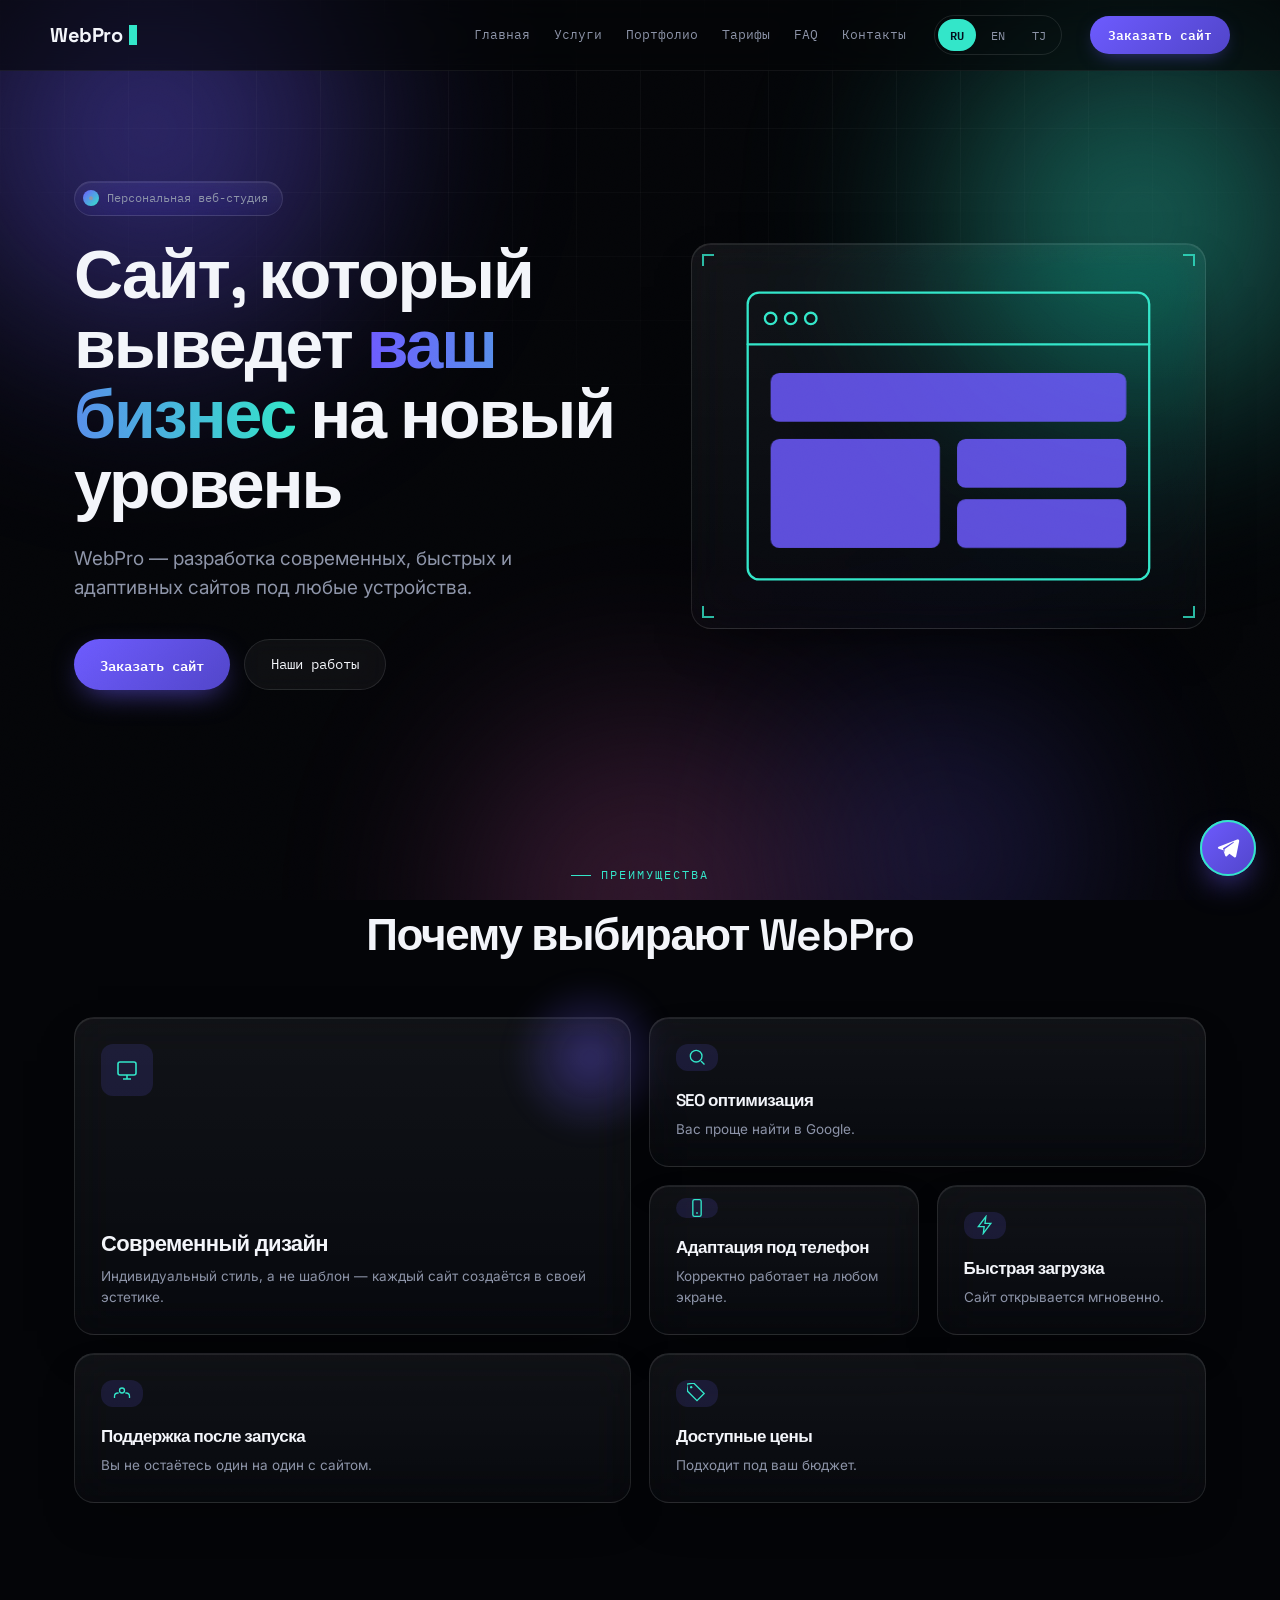
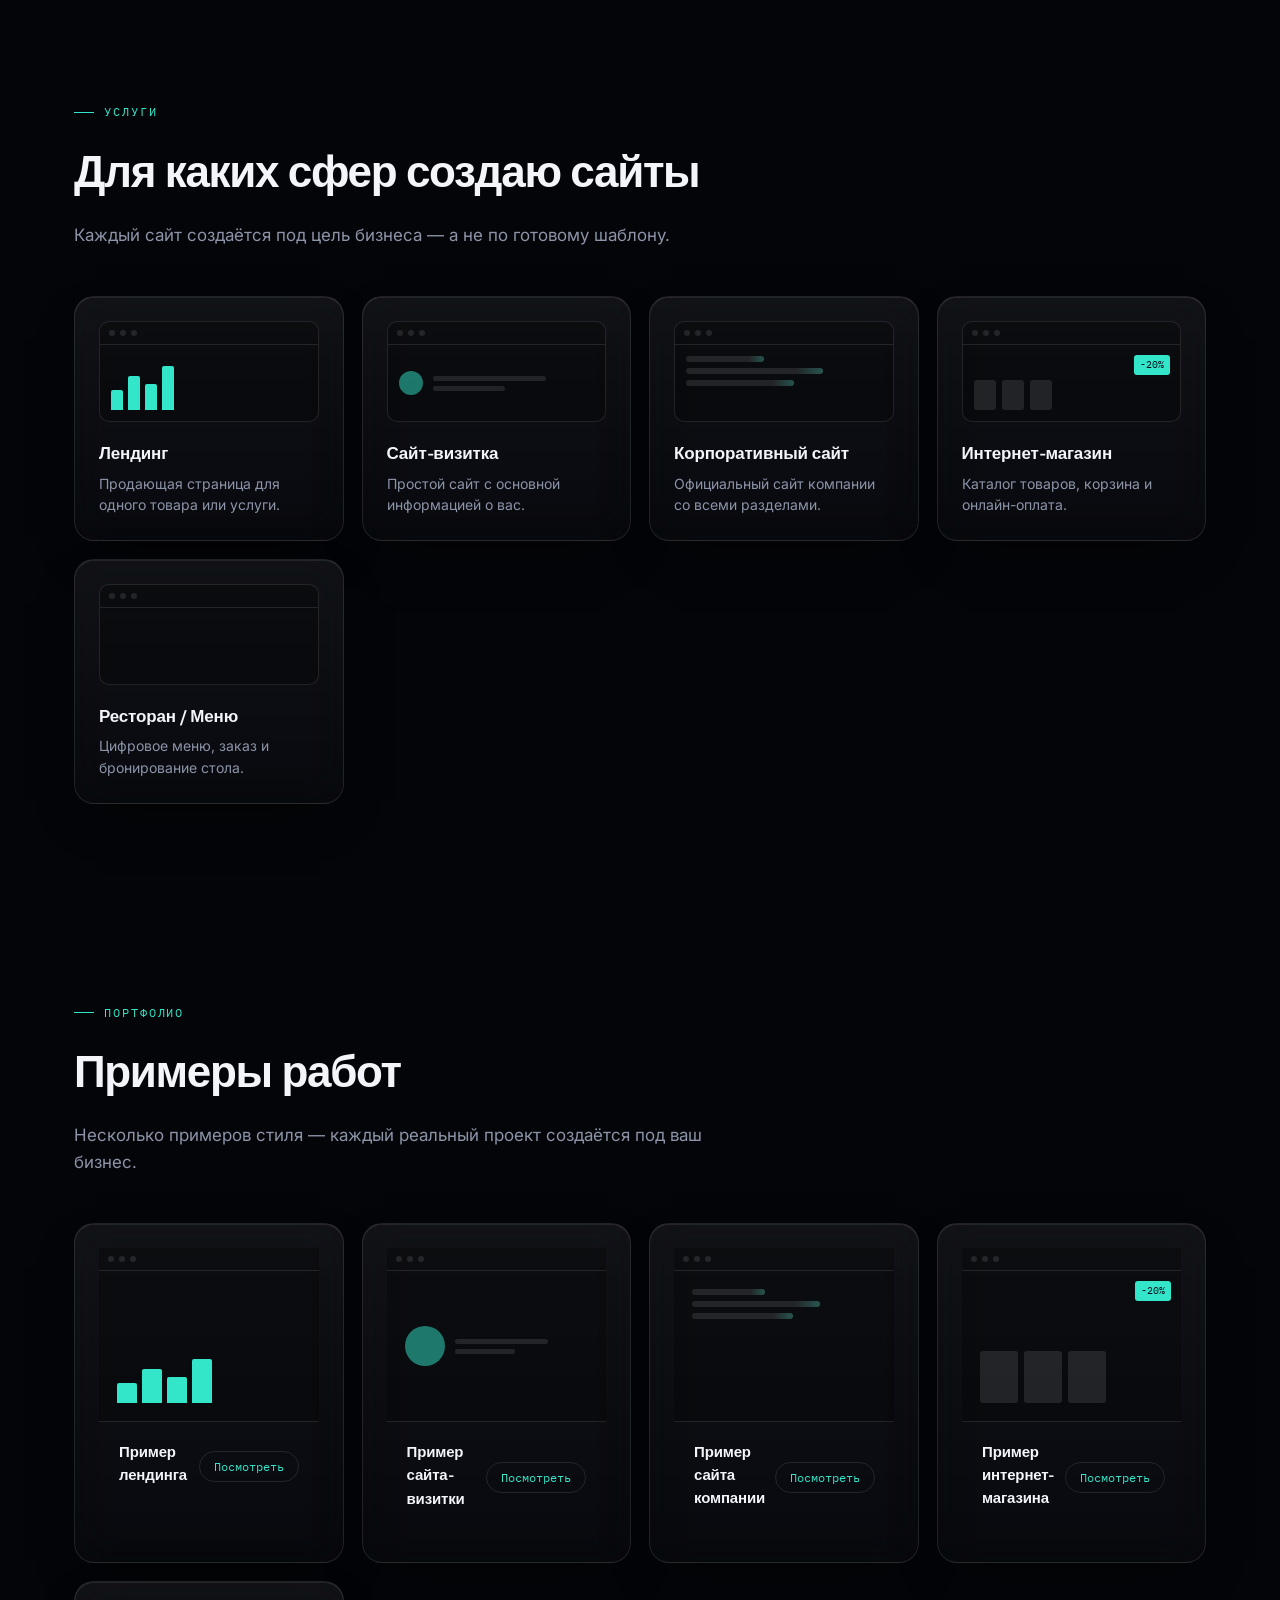
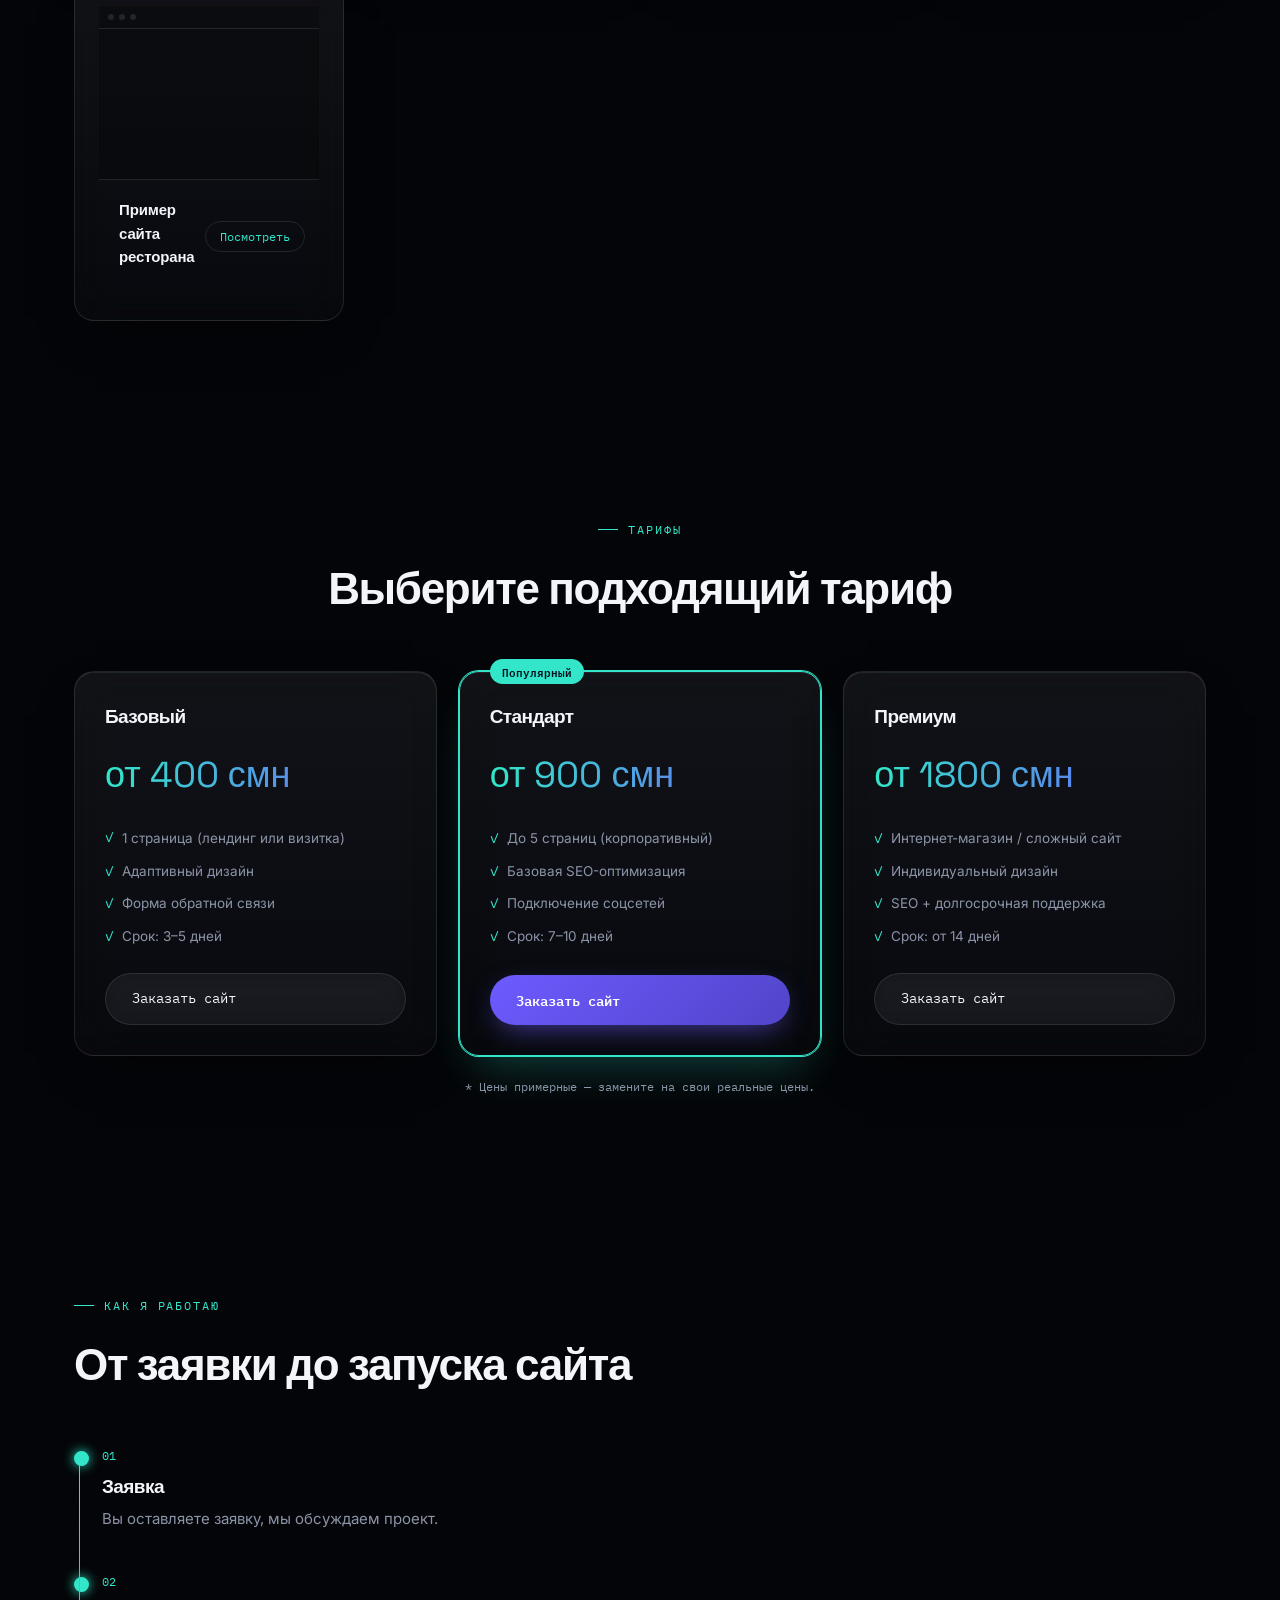
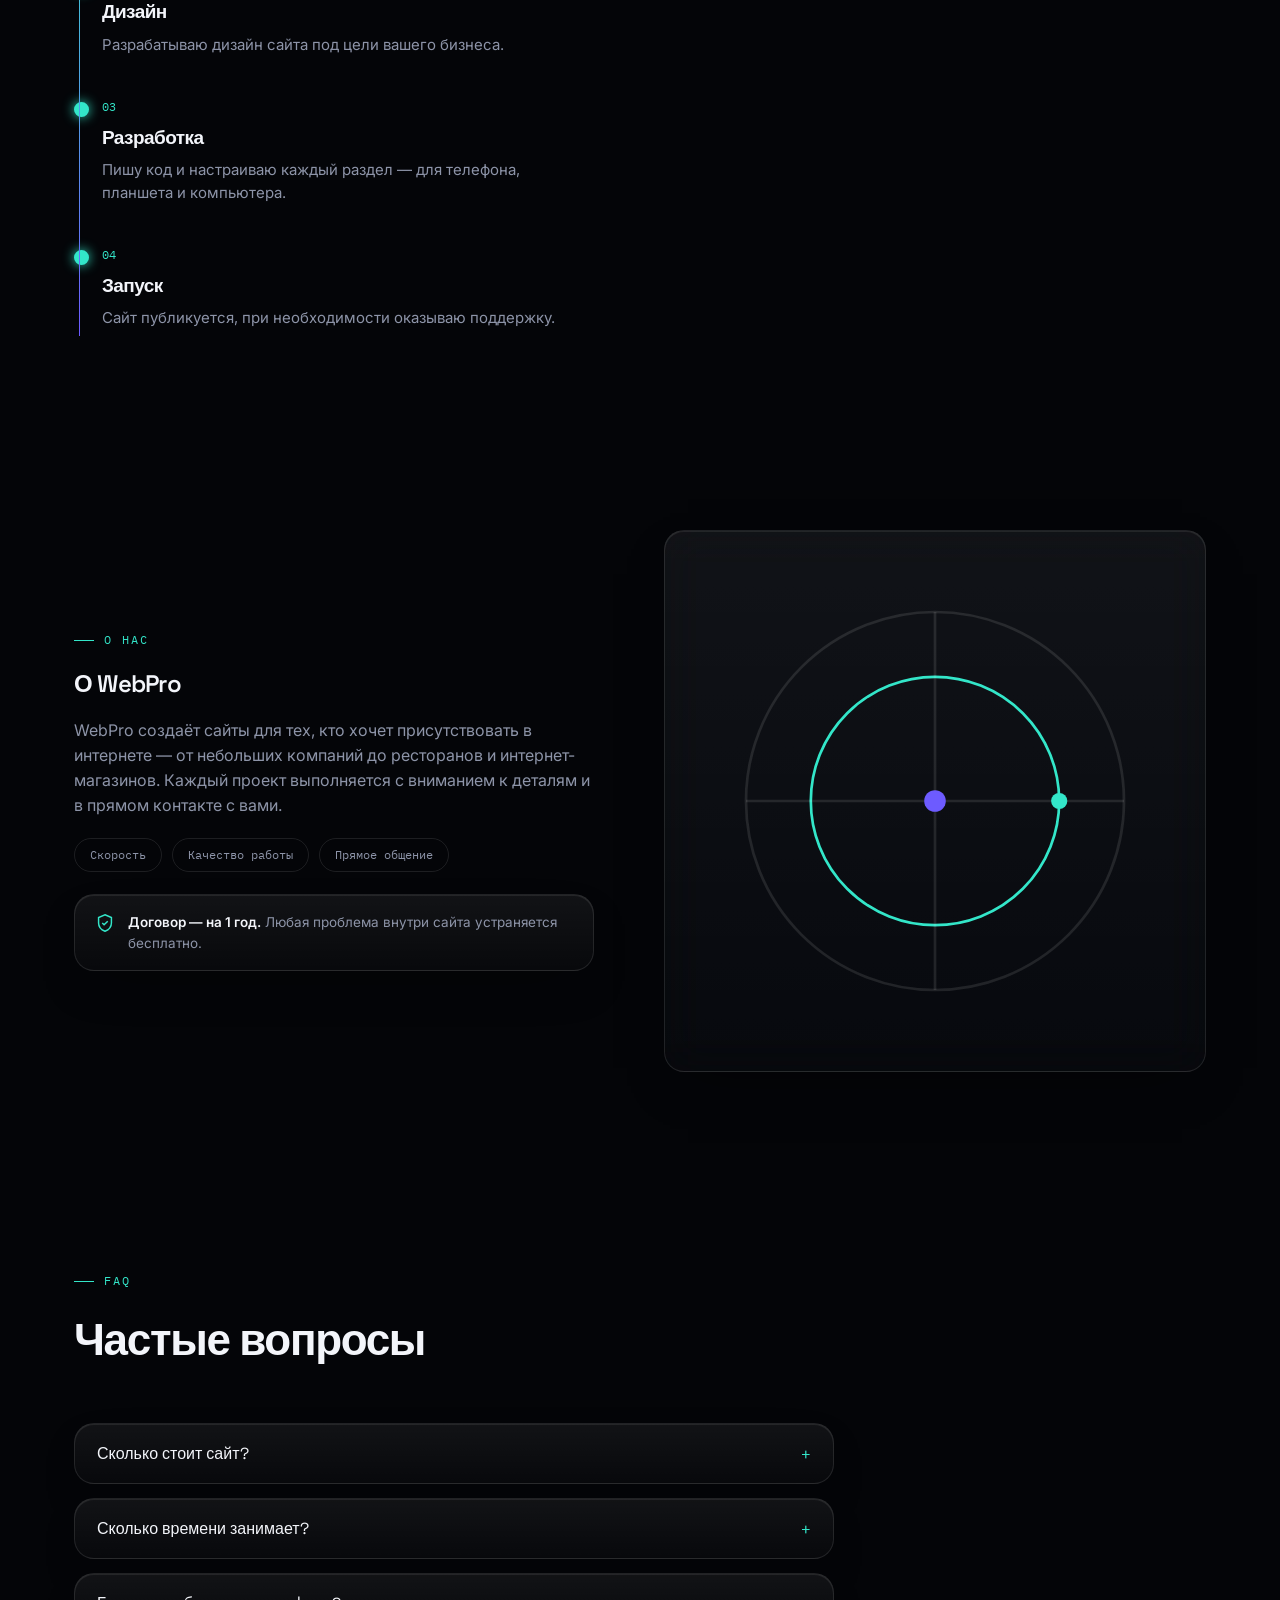
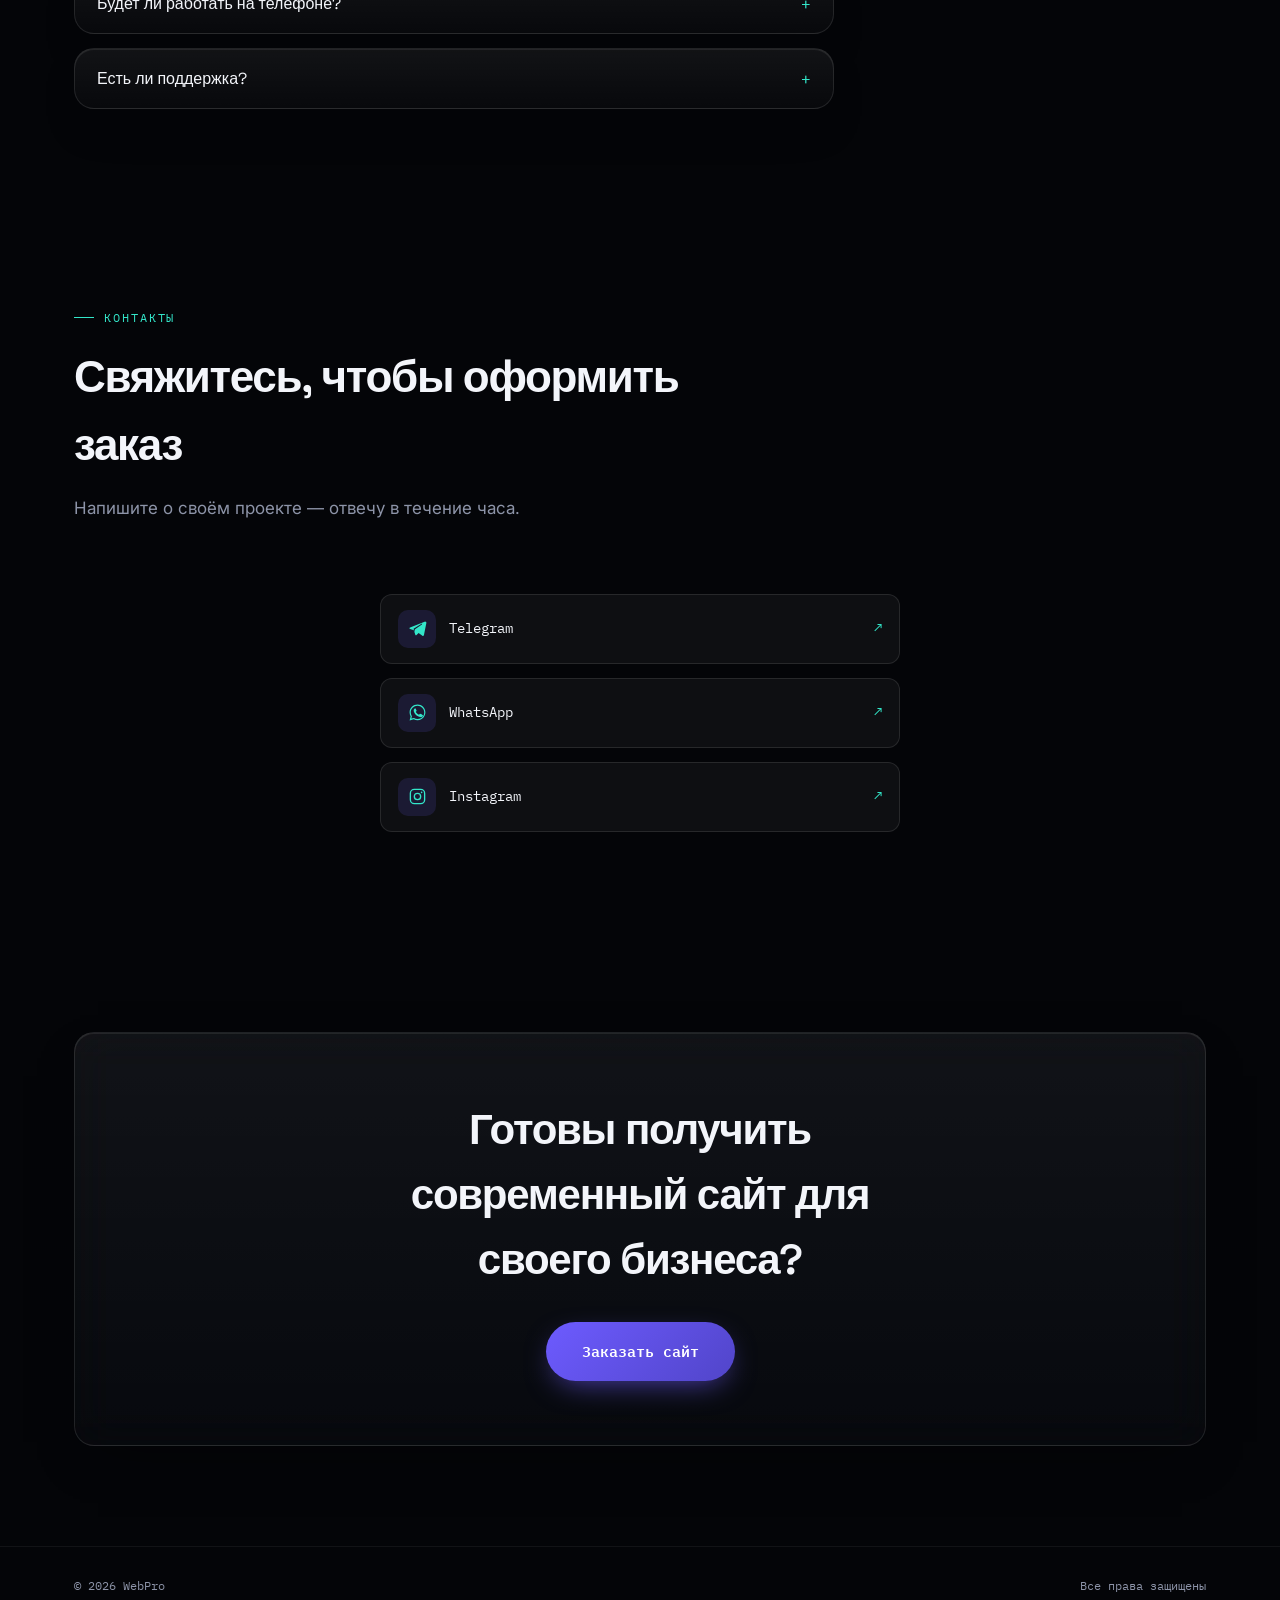
<file: index.html>
<!DOCTYPE html>
<html lang="ru">
<head>
<meta charset="UTF-8">
<meta name="viewport" content="width=device-width, initial-scale=1.0">
<title>WebPro — Сомонасозӣ барои бизнес</title>
<link rel="preconnect" href="https://fonts.googleapis.com">
<link rel="preconnect" href="https://fonts.gstatic.com" crossorigin>
<link href="https://fonts.googleapis.com/css2?family=Space+Grotesk:wght@400;500;600;700&family=Inter:wght@400;500;600;700&family=IBM+Plex+Mono:wght@400;500&display=swap" rel="stylesheet">
<style>
  :root{
    --bg: #040508;
    --panel: rgba(255,255,255,0.045);
    --panel-strong: rgba(255,255,255,0.08);
    --line: rgba(255,255,255,0.10);
    --line-soft: rgba(255,255,255,0.06);
    --text: #f3f5fa;
    --text-dim: #8d94a8;
    --accent: #6d5bff;
    --accent-2: #33e6c9;
    --accent-3: #ff6bd6;
    --radius: 20px;
    --display: 'Space Grotesk', sans-serif;
    --body: 'Inter', sans-serif;
    --mono: 'IBM Plex Mono', monospace;
    --maxw: 1180px;
    --ease: cubic-bezier(.16,1,.3,1);
  }
  *{ box-sizing:border-box; margin:0; padding:0; }
  html{ scroll-behavior:smooth; }
  body{
    background: var(--bg);
    color: var(--text);
    font-family: var(--body);
    line-height: 1.55;
    -webkit-font-smoothing: antialiased;
    overflow-x: hidden;
    position: relative;
  }
  a{ color:inherit; text-decoration:none; }
  img{ max-width:100%; display:block; }
  .wrap{ max-width:var(--maxw); margin:0 auto; padding:0 24px; position:relative; z-index:1; }

  /* ---------- AURORA BACKGROUND ---------- */
  .aurora{ position:fixed; inset:0; z-index:0; pointer-events:none; overflow:hidden; }
  .aurora span{
    position:absolute; border-radius:50%; filter: blur(90px); opacity:.55;
    animation: auroraMove 26s ease-in-out infinite;
  }
  .aurora span:nth-child(1){ width:620px; height:620px; left:-160px; top:-180px; background: radial-gradient(circle, var(--accent), transparent 70%); animation-duration: 24s; }
  .aurora span:nth-child(2){ width:560px; height:560px; right:-140px; top:-60px; background: radial-gradient(circle, var(--accent-2), transparent 70%); animation-duration: 30s; animation-delay: -6s; }
  .aurora span:nth-child(3){ width:520px; height:520px; left:30%; bottom:-260px; background: radial-gradient(circle, var(--accent-3), transparent 72%); opacity:.28; animation-duration: 34s; animation-delay: -12s; }
  .aurora span:nth-child(4){ width:420px; height:420px; right:10%; bottom:-160px; background: radial-gradient(circle, var(--accent), transparent 70%); opacity:.3; animation-duration: 28s; animation-delay: -18s; }
  @keyframes auroraMove{
    0%,100%{ transform: translate(0,0) scale(1); }
    33%{ transform: translate(4%, 6%) scale(1.08); }
    66%{ transform: translate(-3%, -4%) scale(0.96); }
  }
  .grid-bg{
    position: fixed; inset:0; z-index:0; pointer-events:none;
    background-image: linear-gradient(var(--line-soft) 1px, transparent 1px), linear-gradient(90deg, var(--line-soft) 1px, transparent 1px);
    background-size: 64px 64px;
    -webkit-mask-image: radial-gradient(ellipse 80% 60% at 50% 0%, #000 30%, transparent 85%);
    mask-image: radial-gradient(ellipse 80% 60% at 50% 0%, #000 30%, transparent 85%);
    opacity:.6;
  }
  .noise{
    position: fixed; inset:0; z-index:2; pointer-events:none; opacity:.035; mix-blend-mode: overlay;
    background-image: url("data:image/svg+xml,%3Csvg xmlns='http://www.w3.org/2000/svg' width='120' height='120'%3E%3Cfilter id='n'%3E%3CfeTurbulence type='fractalNoise' baseFrequency='0.85' numOctaves='2' stitchTiles='stitch'/%3E%3C/filter%3E%3Crect width='100%25' height='100%25' filter='url(%23n)'/%3E%3C/svg%3E");
  }

  /* ---------- GLASS 2.0 ---------- */
  .glass{
    position: relative;
    background: linear-gradient(180deg, rgba(255,255,255,0.06), rgba(255,255,255,0.02));
    border: 1px solid var(--line);
    backdrop-filter: blur(22px) saturate(160%);
    -webkit-backdrop-filter: blur(22px) saturate(160%);
    border-radius: var(--radius);
    box-shadow: inset 0 1px 0 rgba(255,255,255,0.08), 0 20px 50px -24px rgba(0,0,0,.6);
  }
  .spot{ position:relative; }
  .spot::before{
    content:''; position:absolute; inset:0; z-index:0; opacity:0; transition:opacity .35s ease;
    background: radial-gradient(320px circle at var(--mx,50%) var(--my,50%), rgba(109,91,255,.18), transparent 70%);
    border-radius: inherit;
    overflow: hidden;
  }
  .spot:hover::before{ opacity:1; }
  .spot > *{ position:relative; z-index:1; }

  .eyebrow{
    font-family: var(--mono); font-size:12px; letter-spacing:.16em; text-transform:uppercase;
    color: var(--accent-2); display:flex; align-items:center; gap:10px; margin-bottom:16px;
  }
  .eyebrow::before{ content:''; width:20px; height:1px; background:var(--accent-2); display:inline-block; }
  h1,h2,h3{ font-family:var(--display); font-weight:600; letter-spacing:-0.03em; }
  [data-animate]{ opacity:0; transform:translateY(26px) scale(.985); filter:blur(6px); transition:opacity .8s var(--ease), transform .8s var(--ease), filter .8s var(--ease); }
  [data-animate].visible{ opacity:1; transform:translateY(0) scale(1); filter:blur(0); }

  /* ---------- NAV ---------- */
  nav.top{ position:sticky; top:0; z-index:80; background:rgba(4,5,8,0.6); backdrop-filter:blur(16px); border-bottom:1px solid var(--line-soft); }
  nav.top .navwrap{ display:flex; align-items:center; justify-content:space-between; padding:15px 0; position:relative; }
  .logo{ font-family:var(--display); font-weight:700; font-size:20px; display:flex; align-items:center; gap:2px; z-index:2; letter-spacing:-0.02em; }
  .logo .cursor{ display:inline-block; width:8px; height:20px; background:var(--accent-2); margin-left:4px; animation:blink 1.1s step-end infinite; }
  @keyframes blink{ 50%{ opacity:0; } }
  .nav-panel{ display:flex; align-items:center; gap:28px; }
  .nav-links{ display:flex; align-items:center; gap:24px; }
  .nav-links a{ font-family:var(--mono); font-size:13px; color:var(--text-dim); transition:color .2s ease; position:relative; }
  .nav-links a:hover{ color:var(--text); }
  .nav-links a::after{ content:''; position:absolute; left:0; bottom:-4px; width:0; height:1px; background:var(--accent-2); transition:width .25s var(--ease); }
  .nav-links a:hover::after{ width:100%; }
  .lang-switch{ display:flex; align-items:center; gap:3px; border:1px solid var(--line); border-radius:999px; padding:3px; background:transparent; }
  .lang-btn{ font-family:var(--mono); font-size:12px; color:var(--text-dim); background:transparent; border:none; padding:6px 12px; border-radius:999px; cursor:pointer; transition:background .2s ease, color .2s ease; }
  .lang-btn:hover{ color:var(--text); }
  .lang-btn.active{ background:var(--accent-2); color:#04101f; font-weight:600; }
  .nav-cta{ font-family:var(--mono); font-size:13px; background:linear-gradient(135deg,var(--accent),#5145c9); color:#fff; font-weight:600; padding:9px 18px; border-radius:999px; transition:transform .25s var(--ease), box-shadow .25s var(--ease); white-space:nowrap; box-shadow:0 6px 20px -8px rgba(109,91,255,.6); }
  .nav-cta:hover{ transform:translateY(-1px); box-shadow:0 10px 26px -6px rgba(109,91,255,.8); }
  .hamburger{ display:none; flex-direction:column; justify-content:center; gap:5px; width:34px; height:34px; background:none; border:1px solid var(--line); border-radius:8px; cursor:pointer; z-index:2; }
  .hamburger span{ display:block; height:2px; width:16px; background:var(--text); margin:0 auto; transition:transform .25s ease, opacity .25s ease; }
  .hamburger.open span:nth-child(1){ transform:translateY(7px) rotate(45deg); }
  .hamburger.open span:nth-child(2){ opacity:0; }
  .hamburger.open span:nth-child(3){ transform:translateY(-7px) rotate(-45deg); }

  /* ---------- HERO ---------- */
  .hero{ padding:110px 0 76px; display:grid; grid-template-columns:1.05fr .95fr; gap:48px; align-items:center; }
  .hero-pill{
    display:inline-flex; align-items:center; gap:8px; font-family:var(--mono); font-size:12px; color:var(--text-dim);
    padding:7px 14px 7px 8px; border-radius:999px; margin-bottom:24px;
  }
  .hero-pill .dot{ width:16px; height:16px; border-radius:50%; background:linear-gradient(135deg,var(--accent),var(--accent-2)); display:inline-flex; align-items:center; justify-content:center; font-size:9px; }
  .hero h1{ font-size:clamp(38px,5.6vw,68px); line-height:1.03; }
  .hero h1 .hi{ background:linear-gradient(90deg,var(--accent),var(--accent-2)); -webkit-background-clip:text; background-clip:text; color:transparent; }
  .hero p.lead{ margin-top:24px; color:var(--text-dim); font-size:clamp(17px,1.6vw,19px); max-width:44ch; }
  .hero-actions{ margin-top:36px; display:flex; gap:14px; flex-wrap:wrap; }
  .btn{ font-family:var(--mono); font-size:14px; padding:14px 26px; border-radius:999px; display:inline-flex; align-items:center; gap:8px; transition:transform .3s var(--ease), box-shadow .3s var(--ease), background .3s ease, border-color .3s ease; cursor:pointer; border:none; }
  .btn-primary{ background:linear-gradient(135deg,var(--accent),#5145c9); color:#fff; font-weight:600; box-shadow:0 10px 30px -10px rgba(109,91,255,.7); }
  .btn-primary:hover{ transform:translateY(-2px); box-shadow:0 16px 38px -10px rgba(109,91,255,.85); }
  .btn-ghost{ border:1px solid var(--line); color:var(--text); background:var(--panel); backdrop-filter:blur(10px); }
  .btn-ghost:hover{ border-color:var(--accent-2); color:var(--accent-2); transform:translateY(-2px); }
  .btn-lg{ padding:18px 36px; font-size:15px; }

  .blueprint{ position:relative; padding:20px; aspect-ratio:4/3; overflow:hidden; }
  .blueprint .tick{ position:absolute; width:12px; height:12px; border-color:var(--accent-2); border-style:solid; opacity:.8; z-index:2; }
  .tick.tl{ top:10px; left:10px; border-width:2px 0 0 2px; } .tick.tr{ top:10px; right:10px; border-width:2px 2px 0 0; }
  .tick.bl{ bottom:10px; left:10px; border-width:0 0 2px 2px; } .tick.br{ bottom:10px; right:10px; border-width:0 2px 2px 0; }
  .blueprint svg{ width:100%; height:100%; }
  .bp-line{ fill:none; stroke:var(--accent-2); stroke-width:1.6; stroke-linecap:round; stroke-dasharray:1400; stroke-dashoffset:1400; animation:draw 2.6s var(--ease) forwards .2s; }
  .bp-block{ fill:var(--accent); opacity:0; animation:fillin .5s ease forwards; }
  @keyframes draw{ to{ stroke-dashoffset:0; } }
  @keyframes fillin{ to{ opacity:.85; } }
  .blueprint::after{ content:''; position:absolute; left:32px; right:32px; height:2px; top:32px; background:linear-gradient(90deg,transparent,var(--accent-2),transparent); opacity:0; animation:scan 3.6s ease-in-out infinite; animation-delay:2.9s; }
  @keyframes scan{ 0%{ top:32px; opacity:0; } 8%{ opacity:.9; } 50%{ top:calc(100% - 32px); } 92%{ opacity:.9; } 100%{ top:32px; opacity:0; } }

  /* ---------- SECTION shared ---------- */
  section{ padding:100px 0; position:relative; z-index:1; }
  .section-head{ max-width:640px; margin-bottom:48px; }
  .section-head.center{ margin-left:auto; margin-right:auto; text-align:center; }
  .section-head h2{ font-size:clamp(28px,3.6vw,44px); }
  .section-head p{ color:var(--text-dim); margin-top:16px; font-size:17px; }

  /* ---------- BENTO WHY US ---------- */
  .bento-grid{ display:grid; grid-template-columns:repeat(4,1fr); grid-auto-rows:150px; gap:18px; }
  .bento-card{ padding:26px; display:flex; flex-direction:column; justify-content:flex-end; transition:transform .35s var(--ease), border-color .3s ease; }
  .bento-card:hover{ transform:translateY(-5px); border-color:var(--accent-2); }
  .bento-1{ grid-column:span 2; grid-row:span 2; justify-content:space-between; }
  .bento-2{ grid-column:span 2; }
  .bento-3{ grid-column:span 1; }
  .bento-4{ grid-column:span 1; }
  .bento-5{ grid-column:span 2; }
  .bento-6{ grid-column:span 2; }
  .bento-card .icon{ width:42px; height:42px; border-radius:12px; background:rgba(109,91,255,.14); display:flex; align-items:center; justify-content:center; color:var(--accent-2); }
  .bento-card .icon svg{ width:20px; height:20px; }
  .bento-1 .icon{ width:52px; height:52px; }
  .bento-1 .icon svg{ width:24px; height:24px; }
  .bento-card h3{ font-size:17px; margin-top:16px; margin-bottom:6px; }
  .bento-1 h3{ font-size:22px; }
  .bento-card p{ color:var(--text-dim); font-size:13.5px; }
  .bento-1 .glow-orb{ position:absolute; top:-40px; right:-40px; width:160px; height:160px; border-radius:50%; background:radial-gradient(circle,rgba(109,91,255,.35),transparent 70%); filter:blur(10px); }

  /* ---------- SERVICES / PORTFOLIO shared mockups ---------- */
  .cards-grid{ display:grid; grid-template-columns:repeat(auto-fit,minmax(230px,1fr)); gap:18px; }
  .service-card{ padding:24px; overflow:hidden; transition:border-color .3s ease, transform .35s var(--ease); }
  .service-card:hover{ border-color:var(--accent-2); transform:translateY(-5px); }
  .mini-browser{ border:1px solid var(--line); border-radius:10px; overflow:hidden; margin-bottom:18px; background:rgba(0,0,0,0.28); }
  .mini-browser .bar{ display:flex; gap:5px; padding:8px 9px; border-bottom:1px solid var(--line); }
  .mini-browser .dot{ width:6px; height:6px; border-radius:50%; background:var(--line); }
  .mini-browser .scene{ height:76px; position:relative; padding:11px; display:flex; flex-direction:column; gap:6px; }
  .mini-browser.big .scene{ height:150px; padding:18px; }
  .mini-browser .bar-block{ height:6px; border-radius:3px; }
  .service-card h3{ font-size:17px; margin-bottom:6px; letter-spacing:-0.01em; }
  .service-card p{ color:var(--text-dim); font-size:14px; }

  .scene.company .bar-block{ background:linear-gradient(90deg,var(--line) 20%,var(--accent-2) 40%,var(--line) 60%); background-size:400% 100%; animation:shimmer 2.6s ease-in-out infinite; }
  .scene.company .bar-block:nth-child(1){ width:40%; } .scene.company .bar-block:nth-child(2){ width:70%; animation-delay:.2s; } .scene.company .bar-block:nth-child(3){ width:55%; animation-delay:.4s; }
  @keyframes shimmer{ 0%{ background-position:120% 0; } 100%{ background-position:-120% 0; } }

  .scene.store{ flex-direction:row; align-items:flex-end; }
  .scene.store .price-tag{ background:var(--accent-2); color:#04101f; font-family:var(--mono); font-size:10px; padding:2px 6px; border-radius:3px; position:absolute; top:10px; right:10px; animation:pulse 2.2s ease-in-out infinite; }
  @keyframes pulse{ 0%,100%{ transform:scale(1); } 50%{ transform:scale(1.1); } }
  .scene.store .card-block{ width:22px; height:30px; background:var(--line); border-radius:3px; }
  .mini-browser.big .scene.store .card-block{ width:38px; height:52px; }
  .scene.store .card-block:nth-child(2){ animation:bob 2.6s ease-in-out infinite; }
  @keyframes bob{ 0%,100%{ transform:translateY(0); } 50%{ transform:translateY(-5px); } }

  .scene.business{ flex-direction:row; align-items:flex-end; gap:5px; }
  .scene.business .growth{ width:12px; background:var(--accent-2); border-radius:2px 2px 0 0; animation:grow 2.4s ease-in-out infinite alternate; }
  .mini-browser.big .scene.business .growth{ width:20px; }
  .scene.business .growth:nth-child(1){ height:20px; } .scene.business .growth:nth-child(2){ height:34px; animation-delay:.2s; }
  .scene.business .growth:nth-child(3){ height:26px; animation-delay:.4s; } .scene.business .growth:nth-child(4){ height:44px; animation-delay:.6s; }
  @keyframes grow{ from{ transform:scaleY(.7); } to{ transform:scaleY(1); } }

  .scene.card{ flex-direction:row; align-items:center; gap:10px; }
  .scene.card .avatar{ width:24px; height:24px; border-radius:50%; background:var(--accent-2); opacity:.5; animation:fadepulse 2.4s ease-in-out infinite; flex-shrink:0; }
  .mini-browser.big .scene.card .avatar{ width:40px; height:40px; }
  .scene.card .lines{ display:flex; flex-direction:column; gap:5px; flex:1; }
  .scene.card .lines span{ height:5px; border-radius:3px; background:var(--line); display:block; }
  .scene.card .lines span:nth-child(1){ width:70%; animation:fadepulse 2.4s ease-in-out infinite .2s; }
  .scene.card .lines span:nth-child(2){ width:45%; animation:fadepulse 2.4s ease-in-out infinite .4s; }
  @keyframes fadepulse{ 0%,100%{ opacity:.35; } 50%{ opacity:1; } }

  .scene.restaurant{ align-items:center; justify-content:center; }
  .receipt{ width:84px; background:rgba(255,255,255,.05); border:1px dashed var(--line); border-radius:3px; padding:8px 9px; transform:translateY(-34px); opacity:0; animation:print 3.4s ease-in-out infinite; }
  .mini-browser.big .receipt{ width:130px; padding:14px 16px; }
  .receipt .rline{ display:block; height:4px; background:var(--line); border-radius:2px; margin-bottom:5px; }
  .receipt .rline:nth-child(1){ width:75%; } .receipt .rline:nth-child(2){ width:95%; } .receipt .rline:nth-child(3){ width:55%; margin-bottom:6px; }
  .receipt .rcheck{ display:block; font-family:var(--mono); font-size:10px; color:var(--accent-2); }
  @keyframes print{ 0%{ transform:translateY(-34px); opacity:0; } 18%{ transform:translateY(0); opacity:1; } 82%{ transform:translateY(0); opacity:1; } 100%{ transform:translateY(10px); opacity:0; } }

  /* ---------- PORTFOLIO ---------- */
  .portfolio-card{ overflow:hidden; }
  .portfolio-card .mini-browser{ margin-bottom:0; border-radius:0; border:none; border-bottom:1px solid var(--line); }
  .portfolio-body{ padding:18px 20px 22px; display:flex; align-items:center; justify-content:space-between; gap:10px; }
  .portfolio-body h3{ font-size:15px; }
  .view-btn{ font-family:var(--mono); font-size:12px; color:var(--accent-2); border:1px solid var(--line); padding:7px 14px; border-radius:999px; cursor:pointer; background:transparent; transition:border-color .2s ease, color .2s ease, transform .2s var(--ease); white-space:nowrap; }
  .view-btn:hover{ border-color:var(--accent-2); transform:translateY(-1px); }

  /* ---------- MODAL ---------- */
  .modal-overlay{ position:fixed; inset:0; background:rgba(2,3,7,.78); backdrop-filter:blur(8px); z-index:100; display:flex; align-items:center; justify-content:center; padding:24px; opacity:0; pointer-events:none; transition:opacity .3s ease; }
  .modal-overlay.open{ opacity:1; pointer-events:auto; }
  .modal-box{ width:100%; max-width:420px; padding:24px; position:relative; transform:scale(.92) translateY(10px); transition:transform .35s var(--ease); }
  .modal-overlay.open .modal-box{ transform:scale(1) translateY(0); }
  .modal-close{ position:absolute; top:14px; right:14px; width:30px; height:30px; border-radius:50%; border:1px solid var(--line); background:transparent; color:var(--text); cursor:pointer; }
  .modal-box h3{ margin-top:16px; font-size:18px; }
  .modal-box p{ color:var(--text-dim); font-size:14px; margin-top:6px; }

  /* ---------- PRICING ---------- */
  .pricing-grid{ display:grid; grid-template-columns:repeat(auto-fit,minmax(260px,1fr)); gap:22px; align-items:stretch; }
  .price-card{ padding:30px; display:flex; flex-direction:column; position:relative; transition:transform .35s var(--ease), border-color .3s ease; }
  .price-card:hover{ transform:translateY(-5px); }
  .price-card.popular{ border-color:var(--accent-2); box-shadow:inset 0 1px 0 rgba(255,255,255,.08), 0 0 0 1px var(--accent-2), 0 24px 48px -18px rgba(51,230,201,.3); }
  .price-badge{ position:absolute; top:-13px; left:30px; background:var(--accent-2); color:#04101f; font-family:var(--mono); font-size:11px; padding:4px 12px; border-radius:999px; font-weight:600; }
  .price-card h3{ font-size:19px; }
  .price-card .price{ font-family:var(--display); font-size:36px; margin:16px 0 4px; background:linear-gradient(90deg,var(--accent-2),var(--accent)); -webkit-background-clip:text; background-clip:text; color:transparent; }
  .price-list{ list-style:none; margin:20px 0 26px; display:flex; flex-direction:column; gap:12px; flex:1; }
  .price-list li{ font-size:13.5px; color:var(--text-dim); display:flex; gap:9px; align-items:flex-start; }
  .price-list li::before{ content:'✓'; color:var(--accent-2); font-family:var(--mono); flex-shrink:0; }
  .price-note{ margin-top:22px; font-family:var(--mono); font-size:12px; color:var(--text-dim); text-align:center; }

  /* ---------- PROCESS ---------- */
  .timeline{ position:relative; padding-left:28px; }
  .timeline::before{ content:''; position:absolute; left:5px; top:6px; bottom:6px; width:1px; background:var(--line); }
  .timeline::after{ content:''; position:absolute; left:5px; top:6px; width:1px; background:linear-gradient(var(--accent-2),var(--accent)); height:0%; transition:height 1.2s var(--ease); }
  .timeline.visible::after{ height:100%; }
  .step{ position:relative; padding-bottom:42px; }
  .step:last-child{ padding-bottom:0; }
  .step::before{ content:''; position:absolute; left:-28px; top:4px; width:11px; height:11px; border-radius:50%; background:var(--bg); border:2px solid var(--line); transition:border-color .3s ease, background .3s ease, box-shadow .3s ease; }
  .step.visible::before{ border-color:var(--accent-2); background:var(--accent-2); box-shadow:0 0 12px var(--accent-2); }
  .step .num{ font-family:var(--mono); font-size:12px; color:var(--accent-2); margin-bottom:6px; display:block; }
  .step h3{ font-size:19px; margin-bottom:6px; }
  .step p{ color:var(--text-dim); font-size:15px; max-width:52ch; }

  /* ---------- ABOUT ---------- */
  .about{ display:grid; grid-template-columns:1fr 1fr; gap:48px; align-items:center; }
  .about p.about-text{ color:var(--text-dim); font-size:16px; margin-top:16px; max-width:52ch; }
  .about-tags{ display:flex; flex-wrap:wrap; gap:10px; margin-top:20px; }
  .about-tags span{ font-family:var(--mono); font-size:12px; padding:7px 15px; border-radius:999px; border:1px solid var(--line); color:var(--text-dim); }
  .guarantee-badge{ margin-top:22px; display:flex; align-items:flex-start; gap:12px; padding:17px 19px; max-width:52ch; position:relative; }
  .guarantee-badge .shield{ flex-shrink:0; width:22px; height:22px; color:var(--accent-2); }
  .guarantee-badge .ring{ position:absolute; left:17px; top:17px; width:22px; height:22px; border-radius:50%; border:1px solid var(--accent-2); opacity:0; animation:ring 2.8s ease-out infinite; }
  @keyframes ring{ 0%{ transform:scale(.8); opacity:.6; } 100%{ transform:scale(1.9); opacity:0; } }
  .guarantee-badge p{ font-size:13.5px; color:var(--text-dim); line-height:1.5; }
  .guarantee-badge strong{ color:var(--text); font-weight:600; }
  .about-figure{ aspect-ratio:1/1; position:relative; overflow:hidden; }
  .about-figure svg{ width:100%; height:100%; }
  .compass{ transform-origin:50% 50%; animation:spin 22s linear infinite; }
  @keyframes spin{ to{ transform:rotate(360deg); } }

  /* ---------- FAQ ---------- */
  .faq-list{ display:flex; flex-direction:column; gap:14px; max-width:760px; }
  .faq-item{ overflow:hidden; transition:border-color .3s ease; }
  .faq-item.open{ border-color:var(--accent-2); }
  .faq-q{ width:100%; background:none; border:none; color:var(--text); font-family:var(--display); font-size:16px; padding:19px 22px; display:flex; justify-content:space-between; align-items:center; cursor:pointer; text-align:left; gap:14px; }
  .faq-q .plus{ font-family:var(--mono); color:var(--accent-2); transition:transform .3s var(--ease); flex-shrink:0; }
  .faq-item.open .faq-q .plus{ transform:rotate(45deg); }
  .faq-a{ max-height:0; overflow:hidden; transition:max-height .35s var(--ease); }
  .faq-item.open .faq-a{ max-height:220px; }
  .faq-a p{ padding:0 22px 19px; color:var(--text-dim); font-size:14px; }

  /* ---------- CONTACT ---------- */
  .contact-grid{ display:grid; grid-template-columns:1fr; max-width:520px; margin:0 auto; }
  .contact-list{ margin-top:24px; display:flex; flex-direction:column; gap:14px; }
  .contact-list a{ display:flex; justify-content:space-between; align-items:center; padding:15px 17px; border:1px solid var(--line); border-radius:12px; font-family:var(--mono); font-size:14px; transition:border-color .2s ease, transform .25s var(--ease); background:var(--panel); }
  .contact-list a:hover{ border-color:var(--accent-2); transform:translateX(5px); }
  .contact-list a span.arrow{ color:var(--accent-2); }
  .contact-list .c-left{ display:flex; align-items:center; gap:13px; }
  .contact-list .c-icon{ width:38px; height:38px; border-radius:10px; background:rgba(109,91,255,.14); display:flex; align-items:center; justify-content:center; color:var(--accent-2); flex-shrink:0; }
  .contact-list .c-icon svg{ width:19px; height:19px; }
  form{ padding:26px; display:flex; flex-direction:column; gap:15px; }
  form label{ font-family:var(--mono); font-size:12px; color:var(--text-dim); }
  form input, form textarea{ background:rgba(0,0,0,.25); border:1px solid var(--line); border-radius:10px; padding:12px 13px; color:var(--text); font-family:var(--body); font-size:14px; outline:none; transition:border-color .2s ease; width:100%; }
  form input:focus, form textarea:focus{ border-color:var(--accent-2); }
  form textarea{ resize:vertical; min-height:90px; }

  /* ---------- FINAL CTA ---------- */
  .final-cta{ padding:64px 44px; text-align:center; position:relative; overflow:hidden; }
  .final-cta h2{ font-size:clamp(26px,4vw,42px); max-width:20ch; margin:0 auto; position:relative; z-index:1; }
  .final-cta .btn{ margin-top:30px; position:relative; z-index:1; }

  footer{ border-top:1px solid var(--line-soft); padding:30px 0; position:relative; z-index:1; }
  footer .wrap{ display:flex; justify-content:space-between; flex-wrap:wrap; gap:10px; font-family:var(--mono); font-size:12px; color:var(--text-dim); }

  .fab{ position:fixed; right:24px; bottom:24px; width:56px; height:56px; border-radius:50%; background:linear-gradient(135deg,var(--accent),#5145c9); color:#fff; display:flex; align-items:center; justify-content:center; z-index:70; box-shadow:0 14px 32px -10px rgba(109,91,255,.7); transition:transform .3s var(--ease); }
  .fab:hover{ transform:translateY(-3px) scale(1.05); }
  .fab svg{ width:24px; height:24px; }
  .fab .ring-ping{ position:absolute; inset:0; border-radius:50%; border:2px solid var(--accent-2); animation:ringping 2.4s ease-out infinite; }
  @keyframes ringping{ 0%{ transform:scale(1); opacity:.6; } 100%{ transform:scale(1.7); opacity:0; } }

  @media (prefers-reduced-motion: reduce){
    .compass,.grid-bg,.bp-line,.bp-block,.cursor,.blueprint::after,.scene.company .bar-block,.scene.store .price-tag,
    .scene.store .card-block,.scene.business .growth,.receipt,.ring-ping,.scene.card .avatar,.scene.card .lines span,
    .aurora span{ animation:none !important; }
  }

  @media (max-width:900px){
    .hero{ grid-template-columns:1fr; padding-top:72px; }
    .about{ grid-template-columns:1fr; }
    .about-figure{ order:-1; max-width:260px; margin:0 auto; }
    .contact-grid{ grid-template-columns:1fr; }
    .bento-grid{ grid-template-columns:repeat(2,1fr); grid-auto-rows:160px; }
    .bento-1{ grid-column:span 2; grid-row:span 2; }
    .bento-2,.bento-5,.bento-6{ grid-column:span 2; }
    .bento-3,.bento-4{ grid-column:span 1; }
  }
  @media (max-width:760px){
    .hamburger{ display:flex; }
    .nav-panel{ position:absolute; top:calc(100% + 1px); left:0; right:0; background:rgba(4,5,8,0.97); border-bottom:1px solid var(--line-soft); flex-direction:column; align-items:stretch; gap:0; max-height:0; overflow:hidden; transition:max-height .35s var(--ease); }
    .nav-panel.open{ max-height:420px; overflow-y:auto; }
    .nav-links{ flex-direction:column; align-items:flex-start; gap:0; padding:8px 24px 4px; }
    .nav-links a{ padding:13px 0; width:100%; border-bottom:1px solid var(--line-soft); }
    .nav-panel .lang-switch{ margin:14px 24px; align-self:flex-start; }
    .nav-panel .nav-cta{ margin:0 24px 18px; text-align:center; }
  }
  @media (max-width:560px){
    section{ padding:64px 0; }
    .hero{ padding-top:52px; padding-bottom:44px; }
    nav.top .navwrap{ padding:12px 0; }
    .logo{ font-size:17px; }
    .hero-actions{ flex-direction:column; align-items:stretch; }
    .cards-grid{ grid-template-columns:1fr; }
    .bento-grid{ grid-template-columns:1fr; grid-auto-rows:auto; }
    .bento-card{ grid-column:span 1 !important; grid-row:span 1 !important; min-height:150px; }
    .final-cta{ padding:44px 24px; }
    .fab{ right:16px; bottom:16px; width:48px; height:48px; }
  }
  :focus-visible{ outline:2px solid var(--accent-2); outline-offset:3px; }
</style>
</head>
<body>

<div class="aurora" aria-hidden="true"><span></span><span></span><span></span><span></span></div>
<div class="grid-bg" aria-hidden="true"></div>
<div class="noise" aria-hidden="true"></div>

<nav class="top">
  <div class="wrap navwrap">
    <div class="logo">WebPro<span class="cursor" aria-hidden="true"></span></div>
    <button class="hamburger" id="hamburger" aria-label="Меню" aria-expanded="false"><span></span><span></span><span></span></button>
    <div class="nav-panel" id="navPanel">
      <div class="nav-links">
        <a data-i18n="nav.home" href="#hero">Асосӣ</a>
        <a data-i18n="nav.services" href="#services">Хизматҳо</a>
        <a data-i18n="nav.portfolio" href="#portfolio">Портфолио</a>
        <a data-i18n="nav.pricing" href="#pricing">Тарифҳо</a>
        <a data-i18n="nav.faq" href="#faq">FAQ</a>
        <a data-i18n="nav.contact" href="#contact">Тамос</a>
      </div>
      <div class="lang-switch" id="langSwitch">
        <button class="lang-btn" data-lang="ru">RU</button>
        <button class="lang-btn" data-lang="en">EN</button>
        <button class="lang-btn" data-lang="tj">TJ</button>
      </div>
      <a class="nav-cta" data-i18n="nav.cta" href="#contact">Фармоиш диҳед</a>
    </div>
  </div>
</nav>

<!-- 1. HERO -->
<div class="wrap">
  <section class="hero" id="hero">
    <div>
      <div class="hero-pill glass"><span class="dot">●</span> <span data-i18n="hero.pill">Веб-студияи фардӣ</span></div>
      <h1 data-i18n="hero.title">Сомонае, ки <span class="hi">бизнеси шуморо</span> ба сатҳи нав мебарорад</h1>
      <p class="lead" data-i18n="hero.lead">WebPro — тарҳрезӣ ва сохтани сомонаҳои муосир, зуд ва мутобиқ бо ҳар дастгоҳ.</p>
      <div class="hero-actions">
        <a class="btn btn-primary" data-i18n="hero.ctaPrimary" href="#contact">Фармоиш диҳед</a>
        <a class="btn btn-ghost" data-i18n="hero.ctaGhost" href="#portfolio">Корҳои мо</a>
      </div>
    </div>
    <div class="blueprint glass" data-animate>
      <span class="tick tl"></span><span class="tick tr"></span><span class="tick bl"></span><span class="tick br"></span>
      <svg viewBox="0 0 320 240" fill="none">
        <rect class="bp-line" x="20" y="20" width="280" height="200" rx="8"/>
        <line class="bp-line" x1="20" y1="56" x2="300" y2="56"/>
        <circle class="bp-line" cx="36" cy="38" r="4"/><circle class="bp-line" cx="50" cy="38" r="4"/><circle class="bp-line" cx="64" cy="38" r="4"/>
        <rect class="bp-block" style="animation-delay:1.6s" x="36" y="76" width="248" height="34" rx="6"/>
        <rect class="bp-block" style="animation-delay:1.9s" x="36" y="122" width="118" height="76" rx="6"/>
        <rect class="bp-block" style="animation-delay:2.1s" x="166" y="122" width="118" height="34" rx="6"/>
        <rect class="bp-block" style="animation-delay:2.3s" x="166" y="164" width="118" height="34" rx="6"/>
      </svg>
    </div>
  </section>
</div>

<!-- 2. WHY US — BENTO -->
<section id="why">
  <div class="wrap">
    <div class="section-head center" data-animate>
      <div class="eyebrow" data-i18n="why.eyebrow" style="margin:0 auto 16px;justify-content:center;">Бартариҳо</div>
      <h2 data-i18n="why.title">Чаро WebPro-ро интихоб мекунанд</h2>
    </div>
    <div class="bento-grid">
      <div class="bento-card bento-1 glass spot" data-animate>
        <div class="glow-orb" aria-hidden="true"></div>
        <div class="icon"><svg viewBox="0 0 24 24" fill="none" stroke="currentColor" stroke-width="1.6"><rect x="3" y="4" width="18" height="13" rx="2"/><path d="M8 21h8M12 17v4"/></svg></div>
        <div><h3 data-i18n="why.i1.title">Дизайни муосир</h3><p data-i18n="why.i1.desc">Тарҳи фардӣ, на қолаби тайёр — ҳар сомона бо услуби худ сохта мешавад.</p></div>
      </div>
      <div class="bento-card bento-2 glass spot" data-animate>
        <div class="icon"><svg viewBox="0 0 24 24" fill="none" stroke="currentColor" stroke-width="1.6"><circle cx="11" cy="11" r="7"/><path d="m21 21-4.3-4.3"/></svg></div>
        <h3 data-i18n="why.i4.title">Оптимизатсияи SEO</h3><p data-i18n="why.i4.desc">Дар Google осонтар пайдо мешавед.</p>
      </div>
      <div class="bento-card bento-3 glass spot" data-animate>
        <div class="icon"><svg viewBox="0 0 24 24" fill="none" stroke="currentColor" stroke-width="1.6"><rect x="7" y="2" width="10" height="20" rx="2"/><path d="M11 18h2"/></svg></div>
        <h3 data-i18n="why.i2.title">Мутобиқ бо телефон</h3><p data-i18n="why.i2.desc">Дуруст кор мекунад дар ҳар экран.</p>
      </div>
      <div class="bento-card bento-4 glass spot" data-animate>
        <div class="icon"><svg viewBox="0 0 24 24" fill="none" stroke="currentColor" stroke-width="1.6"><path d="M13 2 4 14h7l-1 8 9-12h-7l1-8Z"/></svg></div>
        <h3 data-i18n="why.i3.title">Боркунии тез</h3><p data-i18n="why.i3.desc">Сомона зуд кушода мешавад.</p>
      </div>
      <div class="bento-card bento-5 glass spot" data-animate>
        <div class="icon"><svg viewBox="0 0 24 24" fill="none" stroke="currentColor" stroke-width="1.6"><path d="M3 18v-2a4 4 0 0 1 4-4h1M21 18v-2a4 4 0 0 0-4-4h-1M12 12a3 3 0 1 0 0-6 3 3 0 0 0 0 6Z"/></svg></div>
        <h3 data-i18n="why.i5.title">Дастгирӣ пас аз оғоз</h3><p data-i18n="why.i5.desc">Ба танҳоӣ намемонед.</p>
      </div>
      <div class="bento-card bento-6 glass spot" data-animate>
        <div class="icon"><svg viewBox="0 0 24 24" fill="none" stroke="currentColor" stroke-width="1.6"><path d="M20.6 12.6 12 21.2.8 10-.6 1.4 8 0l12.6 12.6Z"/><circle cx="5" cy="5" r="1.4" fill="currentColor" stroke="none"/></svg></div>
        <h3 data-i18n="why.i6.title">Нархи дастрас</h3><p data-i18n="why.i6.desc">Мутобиқ бо буҷаи шумо.</p>
      </div>
    </div>
  </div>
</section>

<!-- 3. SERVICES -->
<section id="services">
  <div class="wrap">
    <div class="section-head" data-animate>
      <div class="eyebrow" data-i18n="services.eyebrow">Хизматҳо</div>
      <h2 data-i18n="services.title">Барои кадом соҳа месозам</h2>
      <p data-i18n="services.desc">Ҳар сомона мутобиқи мақсади бизнес тарҳрезӣ мешавад — на аз рӯи қолаби тайёр.</p>
    </div>
    <div class="cards-grid">
      <div class="service-card glass spot" data-animate>
        <div class="mini-browser"><div class="bar"><span class="dot"></span><span class="dot"></span><span class="dot"></span></div>
          <div class="scene business"><div class="growth"></div><div class="growth"></div><div class="growth"></div><div class="growth"></div></div></div>
        <h3 data-i18n="services.landing.title">Лендинг</h3><p data-i18n="services.landing.desc">Саҳифаи фурӯш барои як маҳсулот ё хизмат.</p>
      </div>
      <div class="service-card glass spot" data-animate>
        <div class="mini-browser"><div class="bar"><span class="dot"></span><span class="dot"></span><span class="dot"></span></div>
          <div class="scene card"><div class="avatar"></div><div class="lines"><span></span><span></span></div></div></div>
        <h3 data-i18n="services.card.title">Сайт-визитка</h3><p data-i18n="services.card.desc">Сомонаи содда бо иттилооти асосии шумо.</p>
      </div>
      <div class="service-card glass spot" data-animate>
        <div class="mini-browser"><div class="bar"><span class="dot"></span><span class="dot"></span><span class="dot"></span></div>
          <div class="scene company"><div class="bar-block"></div><div class="bar-block"></div><div class="bar-block"></div></div></div>
        <h3 data-i18n="services.corp.title">Корпоративный сайт</h3><p data-i18n="services.corp.desc">Сомонаи расмии ширкат бо тамоми қисматҳо.</p>
      </div>
      <div class="service-card glass spot" data-animate>
        <div class="mini-browser"><div class="bar"><span class="dot"></span><span class="dot"></span><span class="dot"></span></div>
          <div class="scene store"><span class="price-tag">-20%</span><div class="card-block"></div><div class="card-block"></div><div class="card-block"></div></div></div>
        <h3 data-i18n="services.store.title">Интернет-магазин</h3><p data-i18n="services.store.desc">Феҳристи маҳсулот, сабад ва пардохти онлайн.</p>
      </div>
      <div class="service-card glass spot" data-animate>
        <div class="mini-browser"><div class="bar"><span class="dot"></span><span class="dot"></span><span class="dot"></span></div>
          <div class="scene restaurant"><div class="receipt"><span class="rline"></span><span class="rline"></span><span class="rline"></span><span class="rcheck">Фармоиш ✓</span></div></div></div>
        <h3 data-i18n="services.rest.title">Ресторан / Меню</h3><p data-i18n="services.rest.desc">Менюи рақамӣ, фармоиш ва брон кардани миз.</p>
      </div>
    </div>
  </div>
</section>

<!-- 4. PORTFOLIO -->
<section id="portfolio">
  <div class="wrap">
    <div class="section-head" data-animate>
      <div class="eyebrow" data-i18n="portfolio.eyebrow">Портфолио</div>
      <h2 data-i18n="portfolio.title">Намунаи тарҳҳо</h2>
      <p data-i18n="portfolio.desc">Чанд мисоли услуб — ҳар лоиҳаи воқеӣ мутобиқи бизнеси шумо сохта мешавад.</p>
    </div>
    <div class="cards-grid" id="portfolioGrid">
      <div class="service-card portfolio-card glass spot" data-animate>
        <div class="mini-browser big"><div class="bar"><span class="dot"></span><span class="dot"></span><span class="dot"></span></div>
          <div class="scene business"><div class="growth"></div><div class="growth"></div><div class="growth"></div><div class="growth"></div></div></div>
        <div class="portfolio-body"><h3 data-i18n="portfolio.landing">Намунаи лендинг</h3><button class="view-btn" data-type="landing" data-i18n="portfolio.view">Дидан</button></div>
      </div>
      <div class="service-card portfolio-card glass spot" data-animate>
        <div class="mini-browser big"><div class="bar"><span class="dot"></span><span class="dot"></span><span class="dot"></span></div>
          <div class="scene card"><div class="avatar"></div><div class="lines"><span></span><span></span></div></div></div>
        <div class="portfolio-body"><h3 data-i18n="portfolio.card">Намунаи сайт-визитка</h3><button class="view-btn" data-type="card" data-i18n="portfolio.view">Дидан</button></div>
      </div>
      <div class="service-card portfolio-card glass spot" data-animate>
        <div class="mini-browser big"><div class="bar"><span class="dot"></span><span class="dot"></span><span class="dot"></span></div>
          <div class="scene company"><div class="bar-block"></div><div class="bar-block"></div><div class="bar-block"></div></div></div>
        <div class="portfolio-body"><h3 data-i18n="portfolio.corp">Намунаи сомонаи ширкат</h3><button class="view-btn" data-type="corp" data-i18n="portfolio.view">Дидан</button></div>
      </div>
      <div class="service-card portfolio-card glass spot" data-animate>
        <div class="mini-browser big"><div class="bar"><span class="dot"></span><span class="dot"></span><span class="dot"></span></div>
          <div class="scene store"><span class="price-tag">-20%</span><div class="card-block"></div><div class="card-block"></div><div class="card-block"></div></div></div>
        <div class="portfolio-body"><h3 data-i18n="portfolio.store">Намунаи мағозаи онлайн</h3><button class="view-btn" data-type="store" data-i18n="portfolio.view">Дидан</button></div>
      </div>
      <div class="service-card portfolio-card glass spot" data-animate>
        <div class="mini-browser big"><div class="bar"><span class="dot"></span><span class="dot"></span><span class="dot"></span></div>
          <div class="scene restaurant"><div class="receipt"><span class="rline"></span><span class="rline"></span><span class="rline"></span><span class="rcheck">Фармоиш ✓</span></div></div></div>
        <div class="portfolio-body"><h3 data-i18n="portfolio.rest">Намунаи сайти тарабхона</h3><button class="view-btn" data-type="rest" data-i18n="portfolio.view">Дидан</button></div>
      </div>
    </div>
  </div>
</section>

<!-- 5. PRICING -->
<section id="pricing">
  <div class="wrap">
    <div class="section-head center" data-animate>
      <div class="eyebrow" data-i18n="pricing.eyebrow" style="margin:0 auto 16px;justify-content:center;">Тарифҳо</div>
      <h2 data-i18n="pricing.title">Тарифи мувофиқи худро интихоб кунед</h2>
    </div>
    <div class="pricing-grid">
      <div class="price-card glass spot" data-animate>
        <h3 data-i18n="pricing.base.title">Базовый</h3>
        <div class="price">от 400 смн</div>
        <ul class="price-list">
          <li data-i18n="pricing.base.f1">1 саҳифа (лендинг ё визитка)</li>
          <li data-i18n="pricing.base.f2">Дизайни мутобиқ бо телефон</li>
          <li data-i18n="pricing.base.f3">Форма барои тамос</li>
          <li data-i18n="pricing.base.f4">Мӯҳлат: 3–5 рӯз</li>
        </ul>
        <a class="btn btn-ghost" data-i18n="pricing.cta" href="#contact">Фармоиш диҳед</a>
      </div>
      <div class="price-card glass popular spot" data-animate>
        <span class="price-badge" data-i18n="pricing.popular">Маъмултарин</span>
        <h3 data-i18n="pricing.std.title">Стандарт</h3>
        <div class="price">от 900 смн</div>
        <ul class="price-list">
          <li data-i18n="pricing.std.f1">То 5 саҳифа (корпоративӣ)</li>
          <li data-i18n="pricing.std.f2">Оптимизатсияи SEO асосӣ</li>
          <li data-i18n="pricing.std.f3">Пайвасти шабакаҳои иҷтимоӣ</li>
          <li data-i18n="pricing.std.f4">Мӯҳлат: 7–10 рӯз</li>
        </ul>
        <a class="btn btn-primary" data-i18n="pricing.cta" href="#contact">Фармоиш диҳед</a>
      </div>
      <div class="price-card glass spot" data-animate>
        <h3 data-i18n="pricing.prem.title">Премиум</h3>
        <div class="price">от 1800 смн</div>
        <ul class="price-list">
          <li data-i18n="pricing.prem.f1">Мағозаи онлайн / сомонаи мураккаб</li>
          <li data-i18n="pricing.prem.f2">Дизайни фардӣ</li>
          <li data-i18n="pricing.prem.f3">SEO + дастгирии дарозмуддат</li>
          <li data-i18n="pricing.prem.f4">Мӯҳлат: аз 14 рӯз</li>
        </ul>
        <a class="btn btn-ghost" data-i18n="pricing.cta" href="#contact">Фармоиш диҳед</a>
      </div>
    </div>
    <p class="price-note" data-i18n="pricing.note">* Нархҳо намунавӣ — лутфан бо нархи воқеии худ иваз кунед.</p>
  </div>
</section>

<!-- 6. PROCESS -->
<section id="process">
  <div class="wrap">
    <div class="section-head" data-animate>
      <div class="eyebrow" data-i18n="process.eyebrow">Раванди кор</div>
      <h2 data-i18n="process.title">Аз дархост то оғози сомона</h2>
    </div>
    <div class="timeline" data-animate>
      <div class="step" data-animate><span class="num">01</span><h3 data-i18n="process.s1.title">Дархост</h3><p data-i18n="process.s1.desc">Шумо дархост мефиристед, мо дар бораи лоиҳа сӯҳбат мекунем.</p></div>
      <div class="step" data-animate><span class="num">02</span><h3 data-i18n="process.s2.title">Тарҳрезӣ</h3><p data-i18n="process.s2.desc">Дизайни сомона мутобиқи мақсади шумо омода мешавад.</p></div>
      <div class="step" data-animate><span class="num">03</span><h3 data-i18n="process.s3.title">Сохтан</h3><p data-i18n="process.s3.desc">Коднависӣ ва танзими ҳар қисм — барои телефон, планшет ва компютер.</p></div>
      <div class="step" data-animate><span class="num">04</span><h3 data-i18n="process.s4.title">Оғоз</h3><p data-i18n="process.s4.desc">Сомона интишор мешавад ва дар сурати зарурат дастгирӣ идома меёбад.</p></div>
    </div>
  </div>
</section>

<!-- 7. ABOUT -->
<section id="about">
  <div class="wrap about">
    <div data-animate>
      <div class="eyebrow" data-i18n="about.eyebrow">Дар бораи мо</div>
      <h2 data-i18n="about.title">Дар бораи WebPro</h2>
      <p class="about-text" data-i18n="about.text">WebPro сомона месозад барои онҳое, ки мехоҳанд дар интернет ҳузур дошта бошанд — аз ширкатҳои хурд то тарабхонаҳо ва мағозаҳои онлайн. Ҳар лоиҳа бо диққат ба тафсилот ва алоқаи мустақим бо шумо анҷом дода мешавад.</p>
      <div class="about-tags">
        <span data-i18n="about.t1">Тезкорӣ</span><span data-i18n="about.t2">Сифати кор</span><span data-i18n="about.t3">Гуфтугӯи мустақим</span>
      </div>
      <div class="guarantee-badge glass">
        <span class="ring" aria-hidden="true"></span>
        <svg class="shield" viewBox="0 0 24 24" fill="none" stroke="currentColor" stroke-width="1.6"><path d="M12 3l7 3v6c0 4.5-3 7.5-7 9-4-1.5-7-4.5-7-9V6l7-3z"/><path d="M9 12l2 2 4-4"/></svg>
        <p data-i18n="about.guarantee"><strong>Шартнома — 1 сол.</strong> Ҳар мушкилие, ки дар дохили сайт пайдо шавад, бепул бартараф карда мешавад.</p>
      </div>
    </div>
    <div class="about-figure glass" data-animate>
      <svg viewBox="0 0 200 200">
        <g class="compass">
          <circle cx="100" cy="100" r="70" fill="none" stroke="var(--line)" stroke-width="1"/>
          <circle cx="100" cy="100" r="46" fill="none" stroke="var(--accent-2)" stroke-width="1"/>
          <line x1="100" y1="30" x2="100" y2="170" stroke="var(--line)" stroke-width="1"/>
          <line x1="30" y1="100" x2="170" y2="100" stroke="var(--line)" stroke-width="1"/>
          <circle cx="100" cy="100" r="4" fill="var(--accent)"/><circle cx="146" cy="100" r="3" fill="var(--accent-2)"/>
        </g>
      </svg>
    </div>
  </div>
</section>

<!-- 8. FAQ -->
<section id="faq">
  <div class="wrap">
    <div class="section-head" data-animate>
      <div class="eyebrow" data-i18n="faq.eyebrow">FAQ</div>
      <h2 data-i18n="faq.title">Саволҳои маъмул</h2>
    </div>
    <div class="faq-list" data-animate>
      <div class="faq-item glass">
        <button class="faq-q"><span data-i18n="faq.q1">Нархи сомона чанд аст?</span><span class="plus">+</span></button>
        <div class="faq-a"><p data-i18n="faq.a1">Вобаста ба навъи сомона аз 400 то 1800+ сомонӣ — тафсилот дар қисми «Тарифҳо».</p></div>
      </div>
      <div class="faq-item glass">
        <button class="faq-q"><span data-i18n="faq.q2">Сохтани сомона чанд вақт мегирад?</span><span class="plus">+</span></button>
        <div class="faq-a"><p data-i18n="faq.a2">Аз 3 то 14+ рӯз, вобаста ба мураккабии лоиҳа ва тарифи интихобшуда.</p></div>
      </div>
      <div class="faq-item glass">
        <button class="faq-q"><span data-i18n="faq.q3">Оё дар телефон кор мекунад?</span><span class="plus">+</span></button>
        <div class="faq-a"><p data-i18n="faq.a3">Бале, ҳар сомона барои телефон, планшет ва компютер мутобиқ карда мешавад.</p></div>
      </div>
      <div class="faq-item glass">
        <button class="faq-q"><span data-i18n="faq.q4">Оё дастгирӣ ҳаст?</span><span class="plus">+</span></button>
        <div class="faq-a"><p data-i18n="faq.a4">Бале, мутобиқи шартнома дар давоми 1 сол мушкилоти дохили сайт бепул бартараф карда мешавад.</p></div>
      </div>
    </div>
  </div>
</section>

<!-- 9. CONTACT -->
<section id="contact">
  <div class="wrap">
    <div class="section-head" data-animate>
      <div class="eyebrow" data-i18n="contact.eyebrow">Тамос</div>
      <h2 data-i18n="contact.title">Барои фармоиш алоқа кунед</h2>
      <p data-i18n="contact.desc">Дар бораи лоиҳаи худ нависед — дар давоми як соат ҷавоб медиҳам.</p>
    </div>
    <div class="contact-grid">
      <div class="contact-list" data-animate>
        <a href="https://t.me/kabirov_dev" target="_blank" rel="noopener">
          <span class="c-left"><span class="c-icon"><svg viewBox="0 0 24 24" fill="currentColor"><path d="M21.8 3.2 2.6 10.7c-1 .4-1 1.7.1 2l4.7 1.5 1.8 5.6c.2.7 1.1.9 1.6.4l2.6-2.5 4.8 3.6c.7.5 1.7.1 1.9-.7l3.1-15.6c.2-1-.8-1.7-1.4-1.4Zm-4.2 3.6L8.9 13c-.2.2-.3.4-.3.7l-.3 2.6-1.3-4 10.6-6.6c.2-.1.4.1.2.3l-.2.8Z"/></svg></span>Telegram</span>
          <span class="arrow">↗</span>
        </a>
        <a href="https://wa.me/992974008118" target="_blank" rel="noopener">
          <span class="c-left"><span class="c-icon"><svg viewBox="0 0 24 24" fill="currentColor"><path d="M17.5 14.4c-.3-.1-1.6-.8-1.9-.9-.2-.1-.4-.1-.6.1-.2.3-.7.9-.8 1-.2.2-.3.2-.5.1-.3-.1-1.2-.4-2.2-1.4-.8-.7-1.4-1.6-1.5-1.9-.2-.3 0-.4.1-.6l.4-.4c.1-.1.2-.3.3-.4.1-.2 0-.3 0-.5-.1-.1-.6-1.5-.8-2-.2-.5-.4-.4-.6-.4h-.5c-.2 0-.5.1-.7.3-.3.3-1 1-1 2.4s1 2.8 1.2 3c.1.2 2 3.1 4.9 4.3.7.3 1.2.5 1.7.6.7.2 1.3.2 1.8.1.5-.1 1.6-.7 1.9-1.3.2-.6.2-1.1.2-1.2-.1-.1-.3-.2-.5-.3ZM12 2C6.5 2 2 6.5 2 12c0 1.8.5 3.5 1.3 5L2 22l5.2-1.4c1.4.8 3 1.2 4.8 1.2 5.5 0 10-4.5 10-10S17.5 2 12 2Zm0 18.3c-1.6 0-3.1-.4-4.4-1.2l-.3-.2-3.1.8.8-3-.2-.3C4 15 3.5 13.5 3.5 12c0-4.7 3.8-8.5 8.5-8.5s8.5 3.8 8.5 8.5-3.8 8.3-8.5 8.3Z"/></svg></span>WhatsApp</span>
          <span class="arrow">↗</span>
        </a>
        <a href="https://instagram.com/kabirov.dev" target="_blank" rel="noopener">
          <span class="c-left"><span class="c-icon"><svg viewBox="0 0 24 24" fill="none" stroke="currentColor" stroke-width="1.7"><rect x="3" y="3" width="18" height="18" rx="5"/><circle cx="12" cy="12" r="4"/><circle cx="17.2" cy="6.8" r="1" fill="currentColor" stroke="none"/></svg></span>Instagram</span>
          <span class="arrow">↗</span>
        </a>
      </div>
    </div>
  </div>
</section>

<!-- 10. FINAL CTA -->
<section id="finalcta">
  <div class="wrap">
    <div class="final-cta glass" data-animate>
      <h2 data-i18n="final.title">Тайёред, ки барои бизнеси худ сомонаи муосир гиред?</h2>
      <a class="btn btn-primary btn-lg" data-i18n="final.cta" href="#contact">Фармоиш диҳед</a>
    </div>
  </div>
</section>

<footer>
  <div class="wrap">
    <span>© <span id="year"></span> WebPro</span>
    <span data-i18n="footer.tagline">Ҳамаи ҳуқуқҳо ҳифз шудаанд</span>
  </div>
</footer>

<a class="fab" href="https://t.me/webpro" target="_blank" rel="noopener" aria-label="Ба мо нависед">
  <span class="ring-ping" aria-hidden="true"></span>
  <svg viewBox="0 0 24 24" fill="currentColor"><path d="M21.8 3.2 2.6 10.7c-1 .4-1 1.7.1 2l4.7 1.5 1.8 5.6c.2.7 1.1.9 1.6.4l2.6-2.5 4.8 3.6c.7.5 1.7.1 1.9-.7l3.1-15.6c.2-1-.8-1.7-1.4-1.4Zm-4.2 3.6L8.9 13c-.2.2-.3.4-.3.7l-.3 2.6-1.3-4 10.6-6.6c.2-.1.4.1.2.3l-.2.8Z"/></svg>
</a>

<div class="modal-overlay" id="modalOverlay">
  <div class="modal-box glass">
    <button class="modal-close" id="modalClose">✕</button>
    <div class="mini-browser big" id="modalPreview"></div>
    <h3 id="modalTitle"></h3>
    <p id="modalDesc"></p>
  </div>
</div>

<script>
  document.getElementById('year').textContent = new Date().getFullYear();

  const observer = new IntersectionObserver((entries) => {
    entries.forEach(e => { if(e.isIntersecting){ e.target.classList.add('visible'); observer.unobserve(e.target); } });
  }, { threshold: 0.12 });
  document.querySelectorAll('[data-animate]').forEach(el => observer.observe(el));
  document.querySelectorAll('.step').forEach((step, i) => { step.style.transitionDelay = (i * 0.12) + 's'; });

  /* spotlight hover */
  document.querySelectorAll('.spot').forEach(card => {
    card.addEventListener('mousemove', (e) => {
      const r = card.getBoundingClientRect();
      card.style.setProperty('--mx', (e.clientX - r.left) + 'px');
      card.style.setProperty('--my', (e.clientY - r.top) + 'px');
    });
  });

  const hamburger = document.getElementById('hamburger');
  const navPanel = document.getElementById('navPanel');
  function closeMobileNav(){
    navPanel.classList.remove('open'); hamburger.classList.remove('open'); hamburger.setAttribute('aria-expanded', false);
  }
  hamburger.addEventListener('click', () => {
    const open = navPanel.classList.toggle('open');
    hamburger.classList.toggle('open', open);
    hamburger.setAttribute('aria-expanded', open);
  });
  navPanel.querySelectorAll('a').forEach(a => a.addEventListener('click', closeMobileNav));

  document.querySelectorAll('.faq-item').forEach(item => {
    item.querySelector('.faq-q').addEventListener('click', () => {
      const isOpen = item.classList.contains('open');
      document.querySelectorAll('.faq-item.open').forEach(i => i.classList.remove('open'));
      if(!isOpen) item.classList.add('open');
    });
  });

  const portfolioScenes = {
    landing: '<div class="scene business"><div class="growth"></div><div class="growth"></div><div class="growth"></div><div class="growth"></div></div>',
    card: '<div class="scene card"><div class="avatar"></div><div class="lines"><span></span><span></span></div></div>',
    corp: '<div class="scene company"><div class="bar-block"></div><div class="bar-block"></div><div class="bar-block"></div></div>',
    store: '<div class="scene store"><span class="price-tag">-20%</span><div class="card-block"></div><div class="card-block"></div><div class="card-block"></div></div>',
    rest: '<div class="scene restaurant"><div class="receipt"><span class="rline"></span><span class="rline"></span><span class="rline"></span><span class="rcheck">Фармоиш ✓</span></div></div>'
  };
  const modalOverlay = document.getElementById('modalOverlay');
  const modalPreview = document.getElementById('modalPreview');
  const modalTitle = document.getElementById('modalTitle');
  const modalDesc = document.getElementById('modalDesc');
  document.querySelectorAll('.view-btn').forEach(btn => {
    btn.addEventListener('click', () => {
      const type = btn.getAttribute('data-type');
      modalPreview.innerHTML = '<div class="bar"><span class="dot"></span><span class="dot"></span><span class="dot"></span></div>' + portfolioScenes[type];
      const titleEl = btn.closest('.portfolio-card').querySelector('h3');
      modalTitle.textContent = titleEl.textContent;
      modalDesc.textContent = translations[currentLang]['modal.desc'];
      modalOverlay.classList.add('open');
    });
  });
  document.getElementById('modalClose').addEventListener('click', () => modalOverlay.classList.remove('open'));
  modalOverlay.addEventListener('click', (e) => { if(e.target === modalOverlay) modalOverlay.classList.remove('open'); });

  const translations = {
    ru: {
      'nav.home':'Главная','nav.services':'Услуги','nav.portfolio':'Портфолио','nav.pricing':'Тарифы','nav.faq':'FAQ','nav.contact':'Контакты','nav.cta':'Заказать сайт',
      'hero.pill':'Персональная веб-студия',
      'hero.title':'Сайт, который выведет <span class="hi">ваш бизнес</span> на новый уровень',
      'hero.lead':'WebPro — разработка современных, быстрых и адаптивных сайтов под любые устройства.',
      'hero.ctaPrimary':'Заказать сайт','hero.ctaGhost':'Наши работы',
      'why.eyebrow':'Преимущества','why.title':'Почему выбирают WebPro',
      'why.i1.title':'Современный дизайн','why.i1.desc':'Индивидуальный стиль, а не шаблон — каждый сайт создаётся в своей эстетике.',
      'why.i2.title':'Адаптация под телефон','why.i2.desc':'Корректно работает на любом экране.',
      'why.i3.title':'Быстрая загрузка','why.i3.desc':'Сайт открывается мгновенно.',
      'why.i4.title':'SEO оптимизация','why.i4.desc':'Вас проще найти в Google.',
      'why.i5.title':'Поддержка после запуска','why.i5.desc':'Вы не остаётесь один на один с сайтом.',
      'why.i6.title':'Доступные цены','why.i6.desc':'Подходит под ваш бюджет.',
      'services.eyebrow':'Услуги','services.title':'Для каких сфер создаю сайты','services.desc':'Каждый сайт создаётся под цель бизнеса — а не по готовому шаблону.',
      'services.landing.title':'Лендинг','services.landing.desc':'Продающая страница для одного товара или услуги.',
      'services.card.title':'Сайт-визитка','services.card.desc':'Простой сайт с основной информацией о вас.',
      'services.corp.title':'Корпоративный сайт','services.corp.desc':'Официальный сайт компании со всеми разделами.',
      'services.store.title':'Интернет-магазин','services.store.desc':'Каталог товаров, корзина и онлайн-оплата.',
      'services.rest.title':'Ресторан / Меню','services.rest.desc':'Цифровое меню, заказ и бронирование стола.',
      'portfolio.eyebrow':'Портфолио','portfolio.title':'Примеры работ','portfolio.desc':'Несколько примеров стиля — каждый реальный проект создаётся под ваш бизнес.',
      'portfolio.landing':'Пример лендинга','portfolio.card':'Пример сайта-визитки','portfolio.corp':'Пример сайта компании','portfolio.store':'Пример интернет-магазина','portfolio.rest':'Пример сайта ресторана',
      'portfolio.view':'Посмотреть','modal.desc':'Пример стиля и структуры — итоговый дизайн подбирается под ваш бренд.',
      'pricing.eyebrow':'Тарифы','pricing.title':'Выберите подходящий тариф','pricing.popular':'Популярный',
      'pricing.base.title':'Базовый','pricing.base.f1':'1 страница (лендинг или визитка)','pricing.base.f2':'Адаптивный дизайн','pricing.base.f3':'Форма обратной связи','pricing.base.f4':'Срок: 3–5 дней',
      'pricing.std.title':'Стандарт','pricing.std.f1':'До 5 страниц (корпоративный)','pricing.std.f2':'Базовая SEO-оптимизация','pricing.std.f3':'Подключение соцсетей','pricing.std.f4':'Срок: 7–10 дней',
      'pricing.prem.title':'Премиум','pricing.prem.f1':'Интернет-магазин / сложный сайт','pricing.prem.f2':'Индивидуальный дизайн','pricing.prem.f3':'SEO + долгосрочная поддержка','pricing.prem.f4':'Срок: от 14 дней',
      'pricing.cta':'Заказать сайт','pricing.note':'* Цены примерные — замените на свои реальные цены.',
      'process.eyebrow':'Как я работаю','process.title':'От заявки до запуска сайта',
      'process.s1.title':'Заявка','process.s1.desc':'Вы оставляете заявку, мы обсуждаем проект.',
      'process.s2.title':'Дизайн','process.s2.desc':'Разрабатываю дизайн сайта под цели вашего бизнеса.',
      'process.s3.title':'Разработка','process.s3.desc':'Пишу код и настраиваю каждый раздел — для телефона, планшета и компьютера.',
      'process.s4.title':'Запуск','process.s4.desc':'Сайт публикуется, при необходимости оказываю поддержку.',
      'about.eyebrow':'О нас','about.title':'О WebPro',
      'about.text':'WebPro создаёт сайты для тех, кто хочет присутствовать в интернете — от небольших компаний до ресторанов и интернет-магазинов. Каждый проект выполняется с вниманием к деталям и в прямом контакте с вами.',
      'about.t1':'Скорость','about.t2':'Качество работы','about.t3':'Прямое общение',
      'about.guarantee':'<strong>Договор — на 1 год.</strong> Любая проблема внутри сайта устраняется бесплатно.',
      'faq.eyebrow':'FAQ','faq.title':'Частые вопросы',
      'faq.q1':'Сколько стоит сайт?','faq.a1':'В зависимости от типа сайта — от 400 до 1800+ сомони, подробнее в разделе «Тарифы».',
      'faq.q2':'Сколько времени занимает?','faq.a2':'От 3 до 14+ дней, в зависимости от сложности проекта и выбранного тарифа.',
      'faq.q3':'Будет ли работать на телефоне?','faq.a3':'Да, каждый сайт адаптируется под телефон, планшет и компьютер.',
      'faq.q4':'Есть ли поддержка?','faq.a4':'Да, согласно договору в течение 1 года проблемы внутри сайта устраняются бесплатно.',
      'contact.eyebrow':'Контакты','contact.title':'Свяжитесь, чтобы оформить заказ','contact.desc':'Напишите о своём проекте — отвечу в течение часа.',
      'contact.form.nameLabel':'Имя','contact.form.namePh':'Ваше имя',
      'contact.form.contactLabel':'Telegram / телефон','contact.form.contactPh':'@username или номер телефона',
      'contact.form.messageLabel':'Описание проекта','contact.form.messagePh':'Какой сайт вам нужен?',
      'contact.form.submit':'Отправить заявку',
      'final.title':'Готовы получить современный сайт для своего бизнеса?','final.cta':'Заказать сайт',
      'footer.tagline':'Все права защищены'
    },
    tj: {
      'nav.home':'Асосӣ','nav.services':'Хизматҳо','nav.portfolio':'Портфолио','nav.pricing':'Тарифҳо','nav.faq':'FAQ','nav.contact':'Тамос','nav.cta':'Фармоиш диҳед',
      'hero.pill':'Веб-студияи фардӣ',
      'hero.title':'Сомонае, ки <span class="hi">бизнеси шуморо</span> ба сатҳи нав мебарорад',
      'hero.lead':'WebPro — тарҳрезӣ ва сохтани сомонаҳои муосир, зуд ва мутобиқ бо ҳар дастгоҳ.',
      'hero.ctaPrimary':'Фармоиш диҳед','hero.ctaGhost':'Корҳои мо',
      'why.eyebrow':'Бартариҳо','why.title':'Чаро WebPro-ро интихоб мекунанд',
      'why.i1.title':'Дизайни муосир','why.i1.desc':'Тарҳи фардӣ, на қолаби тайёр — ҳар сомона бо услуби худ сохта мешавад.',
      'why.i2.title':'Мутобиқ бо телефон','why.i2.desc':'Дуруст кор мекунад дар ҳар экран.',
      'why.i3.title':'Боркунии тез','why.i3.desc':'Сомона зуд кушода мешавад.',
      'why.i4.title':'Оптимизатсияи SEO','why.i4.desc':'Дар Google осонтар пайдо мешавед.',
      'why.i5.title':'Дастгирӣ пас аз оғоз','why.i5.desc':'Ба танҳоӣ намемонед.',
      'why.i6.title':'Нархи дастрас','why.i6.desc':'Мутобиқ бо буҷаи шумо.',
      'services.eyebrow':'Хизматҳо','services.title':'Барои кадом соҳа месозам','services.desc':'Ҳар сомона мутобиқи мақсади бизнес тарҳрезӣ мешавад — на аз рӯи қолаби тайёр.',
      'services.landing.title':'Лендинг','services.landing.desc':'Саҳифаи фурӯш барои як маҳсулот ё хизмат.',
      'services.card.title':'Сайт-визитка','services.card.desc':'Сомонаи содда бо иттилооти асосии шумо.',
      'services.corp.title':'Корпоративный сайт','services.corp.desc':'Сомонаи расмии ширкат бо тамоми қисматҳо.',
      'services.store.title':'Интернет-магазин','services.store.desc':'Феҳристи маҳсулот, сабад ва пардохти онлайн.',
      'services.rest.title':'Ресторан / Меню','services.rest.desc':'Менюи рақамӣ, фармоиш ва брон кардани миз.',
      'portfolio.eyebrow':'Портфолио','portfolio.title':'Намунаи тарҳҳо','portfolio.desc':'Чанд мисоли услуб — ҳар лоиҳаи воқеӣ мутобиқи бизнеси шумо сохта мешавад.',
      'portfolio.landing':'Намунаи лендинг','portfolio.card':'Намунаи сайт-визитка','portfolio.corp':'Намунаи сомонаи ширкат','portfolio.store':'Намунаи мағозаи онлайн','portfolio.rest':'Намунаи сайти тарабхона',
      'portfolio.view':'Дидан','modal.desc':'Намунаи услуб ва сохтор — дизайни ниҳоӣ мутобиқи бренди шумо интихоб мешавад.',
      'pricing.eyebrow':'Тарифҳо','pricing.title':'Тарифи мувофиқи худро интихоб кунед','pricing.popular':'Маъмултарин',
      'pricing.base.title':'Базовый','pricing.base.f1':'1 саҳифа (лендинг ё визитка)','pricing.base.f2':'Дизайни мутобиқ бо телефон','pricing.base.f3':'Форма барои тамос','pricing.base.f4':'Мӯҳлат: 3–5 рӯз',
      'pricing.std.title':'Стандарт','pricing.std.f1':'То 5 саҳифа (корпоративӣ)','pricing.std.f2':'Оптимизатсияи SEO асосӣ','pricing.std.f3':'Пайвасти шабакаҳои иҷтимоӣ','pricing.std.f4':'Мӯҳлат: 7–10 рӯз',
      'pricing.prem.title':'Премиум','pricing.prem.f1':'Мағозаи онлайн / сомонаи мураккаб','pricing.prem.f2':'Дизайни фардӣ','pricing.prem.f3':'SEO + дастгирии дарозмуддат','pricing.prem.f4':'Мӯҳлат: аз 14 рӯз',
      'pricing.cta':'Фармоиш диҳед','pricing.note':'* Нархҳо намунавӣ — лутфан бо нархи воқеии худ иваз кунед.',
      'process.eyebrow':'Раванди кор','process.title':'Аз дархост то оғози сомона',
      'process.s1.title':'Дархост','process.s1.desc':'Шумо дархост мефиристед, мо дар бораи лоиҳа сӯҳбат мекунем.',
      'process.s2.title':'Тарҳрезӣ','process.s2.desc':'Дизайни сомона мутобиқи мақсади шумо омода мешавад.',
      'process.s3.title':'Сохтан','process.s3.desc':'Коднависӣ ва танзими ҳар қисм — барои телефон, планшет ва компютер.',
      'process.s4.title':'Оғоз','process.s4.desc':'Сомона интишор мешавад ва дар сурати зарурат дастгирӣ идома меёбад.',
      'about.eyebrow':'Дар бораи мо','about.title':'Дар бораи WebPro',
      'about.text':'WebPro сомона месозад барои онҳое, ки мехоҳанд дар интернет ҳузур дошта бошанд — аз ширкатҳои хурд то тарабхонаҳо ва мағозаҳои онлайн. Ҳар лоиҳа бо диққат ба тафсилот ва алоқаи мустақим бо шумо анҷом дода мешавад.',
      'about.t1':'Тезкорӣ','about.t2':'Сифати кор','about.t3':'Гуфтугӯи мустақим',
      'about.guarantee':'<strong>Шартнома — 1 сол.</strong> Ҳар мушкилие, ки дар дохили сайт пайдо шавад, бепул бартараф карда мешавад.',
      'faq.eyebrow':'FAQ','faq.title':'Саволҳои маъмул',
      'faq.q1':'Нархи сомона чанд аст?','faq.a1':'Вобаста ба навъи сомона аз 400 то 1800+ сомонӣ — тафсилот дар қисми «Тарифҳо».',
      'faq.q2':'Сохтани сомона чанд вақт мегирад?','faq.a2':'Аз 3 то 14+ рӯз, вобаста ба мураккабии лоиҳа ва тарифи интихобшуда.',
      'faq.q3':'Оё дар телефон кор мекунад?','faq.a3':'Бале, ҳар сомона барои телефон, планшет ва компютер мутобиқ карда мешавад.',
      'faq.q4':'Оё дастгирӣ ҳаст?','faq.a4':'Бале, мутобиқи шартнома дар давоми 1 сол мушкилоти дохили сайт бепул бартараф карда мешавад.',
      'contact.eyebrow':'Тамос','contact.title':'Барои фармоиш алоқа кунед','contact.desc':'Дар бораи лоиҳаи худ нависед — дар давоми як соат ҷавоб медиҳам.',
      'contact.form.nameLabel':'Ном','contact.form.namePh':'Номи шумо',
      'contact.form.contactLabel':'Telegram / телефон','contact.form.contactPh':'@username ё рақами телефон',
      'contact.form.messageLabel':'Тавсифи лоиҳа','contact.form.messagePh':'Ба кадом навъи сомона ниёз доред?',
      'contact.form.submit':'Дархост фиристодан',
      'final.title':'Тайёред, ки барои бизнеси худ сомонаи муосир гиред?','final.cta':'Фармоиш диҳед',
      'footer.tagline':'Ҳамаи ҳуқуқҳо ҳифз шудаанд'
    },
    en: {
      'nav.home':'Home','nav.services':'Services','nav.portfolio':'Portfolio','nav.pricing':'Pricing','nav.faq':'FAQ','nav.contact':'Contact','nav.cta':'Get a website',
      'hero.pill':'Independent web studio',
      'hero.title':'A website that takes <span class="hi">your business</span> to the next level',
      'hero.lead':'WebPro — building modern, fast, and fully responsive websites for any device.',
      'hero.ctaPrimary':'Get a website','hero.ctaGhost':'Our work',
      'why.eyebrow':'Advantages','why.title':'Why choose WebPro',
      'why.i1.title':'Modern design','why.i1.desc':'A unique style, not a template — every site gets its own look.',
      'why.i2.title':'Mobile-friendly','why.i2.desc':'Works correctly on any screen.',
      'why.i3.title':'Fast loading','why.i3.desc':'Your site opens instantly.',
      'why.i4.title':'SEO optimization','why.i4.desc':'Easier to find on Google.',
      'why.i5.title':'Support after launch','why.i5.desc':'You\'re never left on your own.',
      'why.i6.title':'Affordable pricing','why.i6.desc':'Fits your budget.',
      'services.eyebrow':'Services','services.title':'What kind of sites I build','services.desc':'Every website is designed around your business goal — not a ready-made template.',
      'services.landing.title':'Landing page','services.landing.desc':'A sales page for a single product or service.',
      'services.card.title':'Business card site','services.card.desc':'A simple site with your key information.',
      'services.corp.title':'Corporate website','services.corp.desc':'An official company site with all the sections you need.',
      'services.store.title':'Online store','services.store.desc':'Product catalog, cart, and online payment.',
      'services.rest.title':'Restaurant / Menu','services.rest.desc':'Digital menu, online ordering, and table booking.',
      'portfolio.eyebrow':'Portfolio','portfolio.title':'Design examples','portfolio.desc':'A few style examples — every real project is built around your business.',
      'portfolio.landing':'Landing page example','portfolio.card':'Business card site example','portfolio.corp':'Company website example','portfolio.store':'Online store example','portfolio.rest':'Restaurant website example',
      'portfolio.view':'View','modal.desc':'An example of style and structure — the final design is tailored to your brand.',
      'pricing.eyebrow':'Pricing','pricing.title':'Choose the plan that fits','pricing.popular':'Most popular',
      'pricing.base.title':'Basic','pricing.base.f1':'1 page (landing or business card)','pricing.base.f2':'Mobile-responsive design','pricing.base.f3':'Contact form','pricing.base.f4':'Timeline: 3–5 days',
      'pricing.std.title':'Standard','pricing.std.f1':'Up to 5 pages (corporate)','pricing.std.f2':'Basic SEO optimization','pricing.std.f3':'Social media integration','pricing.std.f4':'Timeline: 7–10 days',
      'pricing.prem.title':'Premium','pricing.prem.f1':'Online store / complex site','pricing.prem.f2':'Custom design','pricing.prem.f3':'SEO + long-term support','pricing.prem.f4':'Timeline: from 14 days',
      'pricing.cta':'Get a website','pricing.note':'* Prices are examples — replace them with your real prices.',
      'process.eyebrow':'How I work','process.title':'From request to launch',
      'process.s1.title':'Request','process.s1.desc':'You send a request, and we discuss the project.',
      'process.s2.title':'Design','process.s2.desc':'I design the site around your business goals.',
      'process.s3.title':'Development','process.s3.desc':'I write the code and set up every section — for phone, tablet, and desktop.',
      'process.s4.title':'Launch','process.s4.desc':'The site goes live, with support afterward if needed.',
      'about.eyebrow':'About us','about.title':'About WebPro',
      'about.text':'WebPro builds websites for those who want a presence online — from small companies to restaurants and online stores. Every project is handled with attention to detail and direct contact with you.',
      'about.t1':'Speed','about.t2':'Quality work','about.t3':'Direct communication',
      'about.guarantee':'<strong>1-year contract.</strong> Any issue inside the site is fixed free of charge.',
      'faq.eyebrow':'FAQ','faq.title':'Frequently asked questions',
      'faq.q1':'How much does a website cost?','faq.a1':'Depending on the type of site — from 400 to 1800+ somoni, see the "Pricing" section for details.',
      'faq.q2':'How long does it take?','faq.a2':'From 3 to 14+ days, depending on project complexity and the chosen plan.',
      'faq.q3':'Will it work on mobile?','faq.a3':'Yes, every site is adapted for phone, tablet, and desktop.',
      'faq.q4':'Is there support?','faq.a4':'Yes, under the contract, issues inside the site are fixed free of charge for 1 year.',
      'contact.eyebrow':'Contact','contact.title':'Get in touch to place an order','contact.desc':'Write about your project — I\'ll reply within an hour.',
      'contact.form.nameLabel':'Name','contact.form.namePh':'Your name',
      'contact.form.contactLabel':'Telegram / phone','contact.form.contactPh':'@username or phone number',
      'contact.form.messageLabel':'Project description','contact.form.messagePh':'What kind of website do you need?',
      'contact.form.submit':'Send request',
      'final.title':'Ready to get a modern website for your business?','final.cta':'Get a website',
      'footer.tagline':'All rights reserved'
    }
  };

  let currentLang = 'ru';
  function applyLang(lang){
    document.documentElement.lang = lang === 'tj' ? 'tg' : lang;
    document.querySelectorAll('[data-i18n]').forEach(el => {
      const key = el.getAttribute('data-i18n');
      const val = translations[lang][key];
      if(val !== undefined) el.innerHTML = val;
    });
    document.querySelectorAll('[data-i18n-placeholder]').forEach(el => {
      const key = el.getAttribute('data-i18n-placeholder');
      const val = translations[lang][key];
      if(val !== undefined) el.setAttribute('placeholder', val);
    });
    document.querySelectorAll('.lang-btn').forEach(btn => {
      btn.classList.toggle('active', btn.getAttribute('data-lang') === lang);
    });
    currentLang = lang;
  }
  document.querySelectorAll('.lang-btn').forEach(btn => {
    btn.addEventListener('click', () => {
      applyLang(btn.getAttribute('data-lang'));
      closeMobileNav();
    });
  });
  applyLang('ru');
</script>

</body>
</html>
</file>
